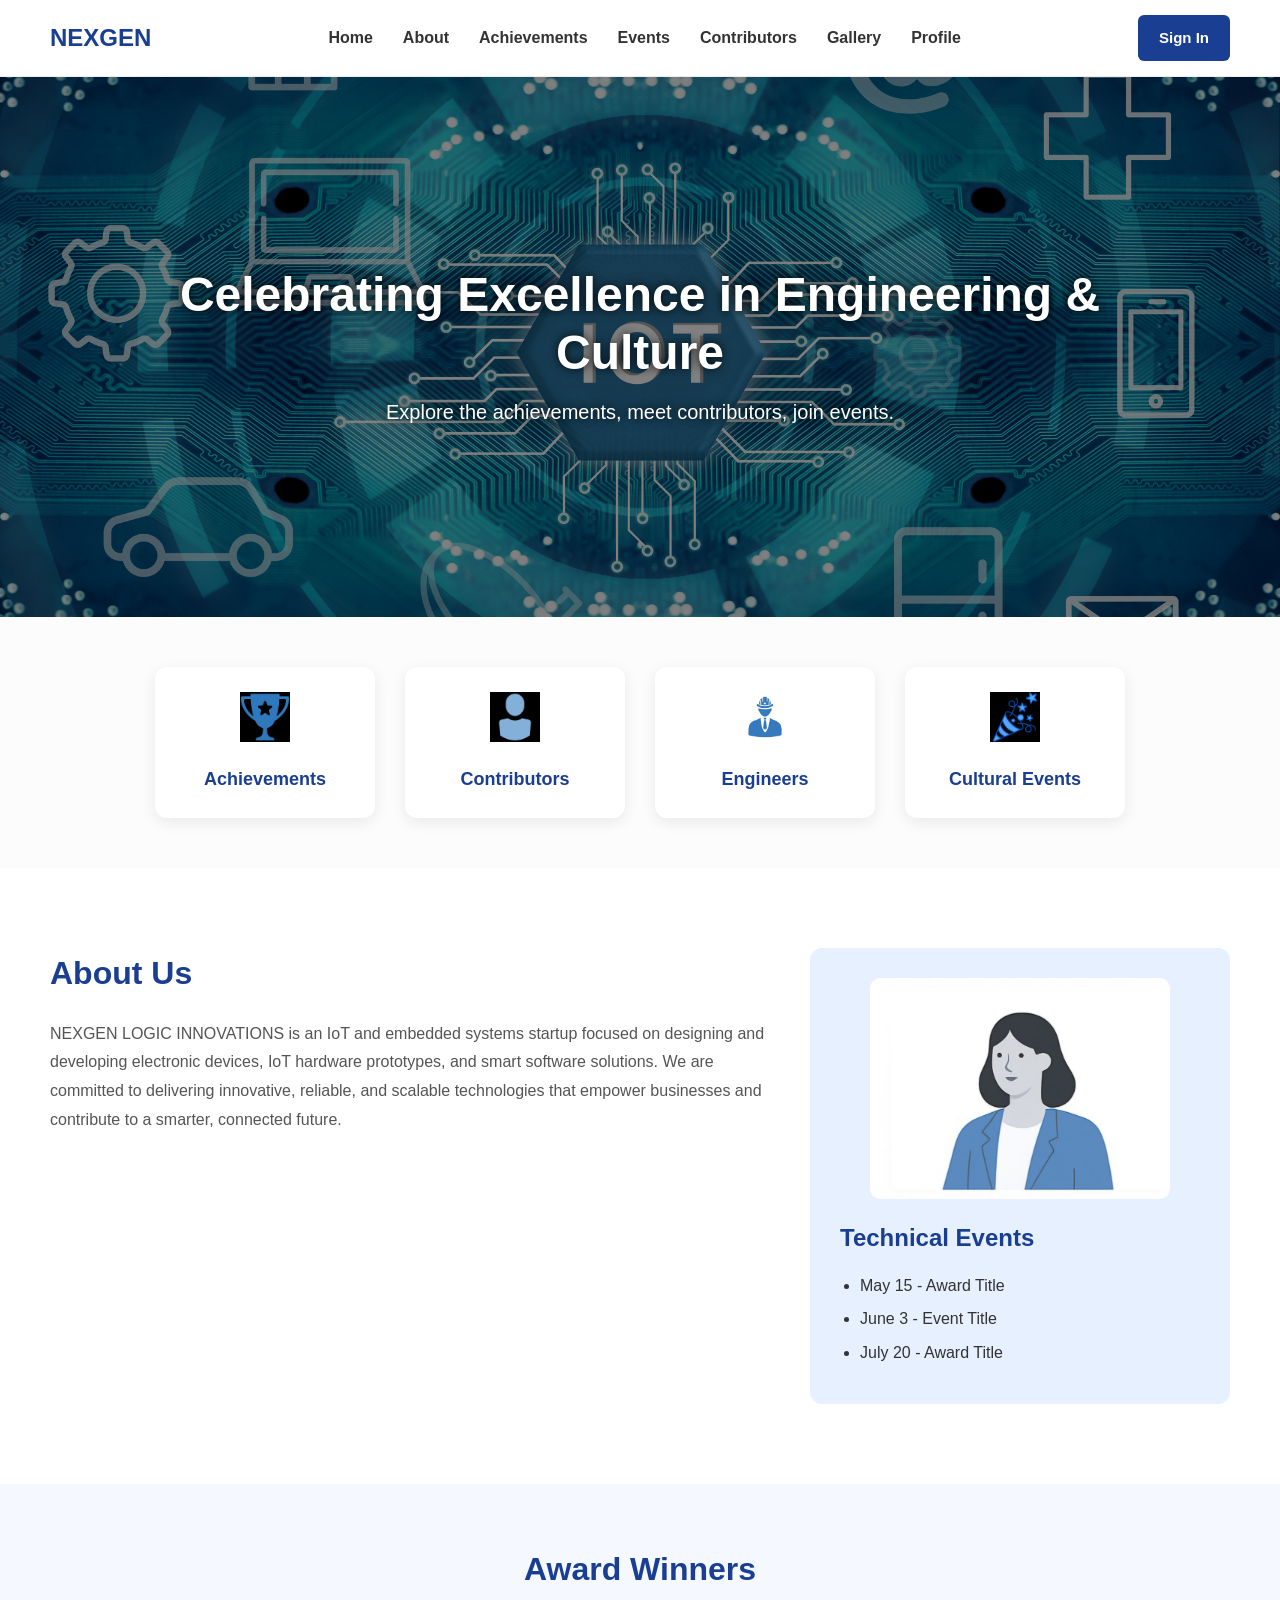
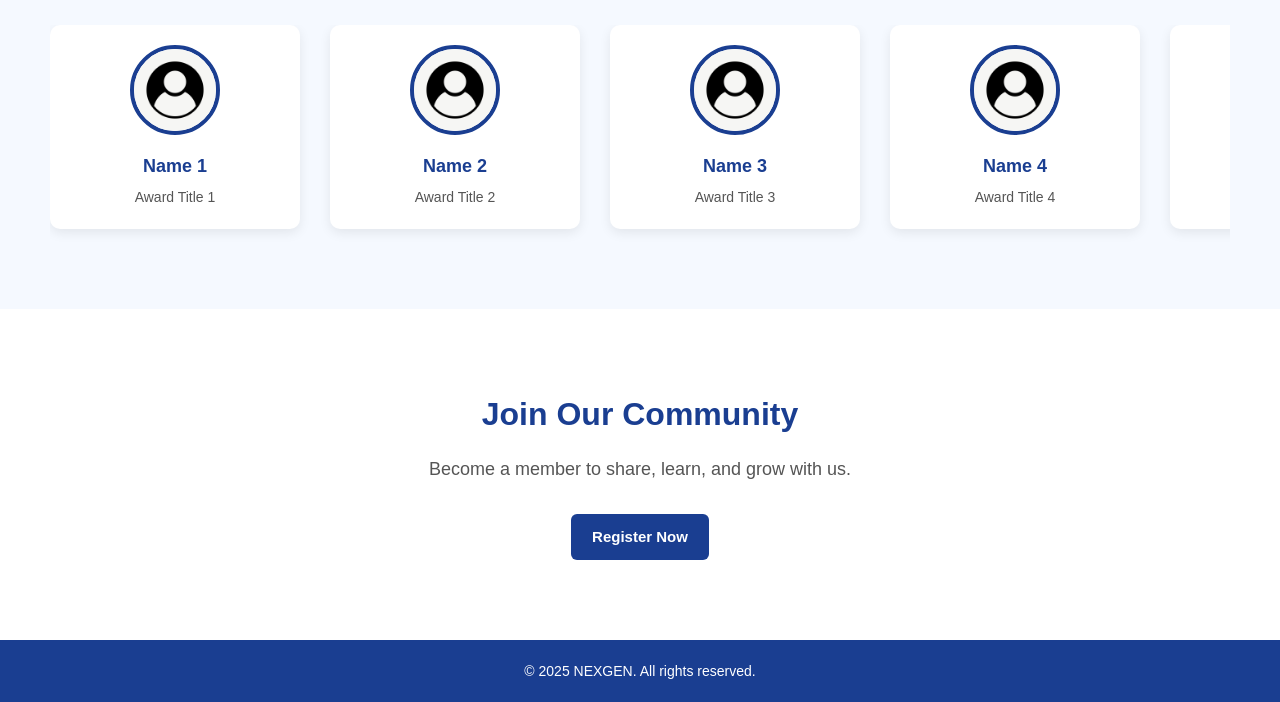
<file: project/index.html>
<!DOCTYPE html>
<html lang="en">
<head>
  <meta charset="UTF-8">
  <title>NEXGEN - Home</title>
  <link rel="stylesheet" href="style.css">
</head>
<body>
  <nav class="navbar">
    <div class="logo">NEXGEN</div>
    <ul class="nav-links">
      <li><a href="index.html">Home</a></li>
      <li><a href="about.html">About</a></li>
      <li><a href="achievements.html">Achievements</a></li>
      <li><a href="events.html">Events</a></li>
      <li><a href="contributors.html">Contributors</a></li>
      <li><a href="gallery.html">Gallery</a></li>
      <li><a href="profile.html">Profile</a></li>
    </ul>
    <a href="login.html" class="btn signin-btn">Sign In</a>
  </nav>

  <section class="hero full-slider-bg">
    
    <div class="slider-container">
      <div class="slider">
        <img src="1.jpg" alt="Engineering Slide 1">
        <img src="2.png" alt="Culture Slide 2">
        <img src="3.jpeg" alt="Events Slide 3">
      </div>
    </div>

    <div class="hero-content">
      <h1>Celebrating Excellence in Engineering & Culture</h1>
      <p>Explore the achievements, meet contributors, join events.</p>
      </div>
  </section>

  <section class="features">
    <div class="feature-card">
      <img src="achievements.jpg" alt="Achievements">
      <h3>Achievements</h3>
    </div>
    <div class="feature-card">
      <img src="contributors.jpg" alt="Contributors">
      <h3>Contributors</h3>
    </div>
    <div class="feature-card">
      <img src="engineers.jpg" alt="Engineers">
      <h3>Engineers</h3>
    </div>
    <div class="feature-card">
      <img src="culturalevents.jpg" alt="Cultural Events">
      <h3>Cultural Events</h3>
    </div>
  </section>

  <section class="about">
    <div class="about-left">
      <h2>About Us</h2>
      <p>NEXGEN LOGIC INNOVATIONS is an IoT and embedded systems startup focused on designing and developing electronic devices, IoT hardware prototypes, and smart software solutions. We are committed to delivering innovative, reliable, and scalable technologies that empower businesses and contribute to a smarter, connected future.</p>
    </div>
    <div class="about-right">
      <img src="lady.jpg" alt="Illustration">
      <h3>Technical Events</h3>
      <ul>
        <li>May 15 - Award Title</li>
        <li>June 3 - Event Title</li>
        <li>July 20 - Award Title</li>
      </ul>
    </div>
  </section>

  <section class="awards">
    <h2>Award Winners</h2>
    
    <div class="award-slider-container">
      <div class="award-slider">
        
        <div class="award-card">
          <img src="alice.jpg" alt="Award Winner Photo" class="winner-photo">
          <div class="winner-details">
            <h3>Name 1</h3>
            <span>Award Title 1</span>
          </div>
        </div>
        
        <div class="award-card">
          <img src="alice.jpg" alt="Award Winner Photo" class="winner-photo">
          <div class="winner-details">
            <h3>Name 2</h3>
            <span>Award Title 2</span>
          </div>
        </div>
        
        <div class="award-card">
          <img src="alice.jpg" alt="Award Winner Photo" class="winner-photo">
          <div class="winner-details">
            <h3>Name 3</h3>
            <span>Award Title 3</span>
          </div>
        </div>

        <div class="award-card">
          <img src="alice.jpg" alt="Award Winner Photo" class="winner-photo">
          <div class="winner-details">
            <h3>Name 4</h3>
            <span>Award Title 4</span>
          </div>
        </div>
        
        <div class="award-card">
          <img src="alice.jpg" alt="Award Winner Photo" class="winner-photo">
          <div class="winner-details">
            <h3>Name 5</h3>
            <span>Award Title 5</span>
          </div>
        </div>
        
      </div>
    </div>
  </section>

  <section class="join">
    <h2>Join Our Community</h2>
    <p>Become a member to share, learn, and grow with us.</p>
    <a href="register.html" class="btn primary">Register Now</a>
  </section>

  <footer class="footer">
    <p>&copy; 2025 NEXGEN. All rights reserved.</p>
    </footer>
<script src="script.js"></script>

</body>
</html>
</file>
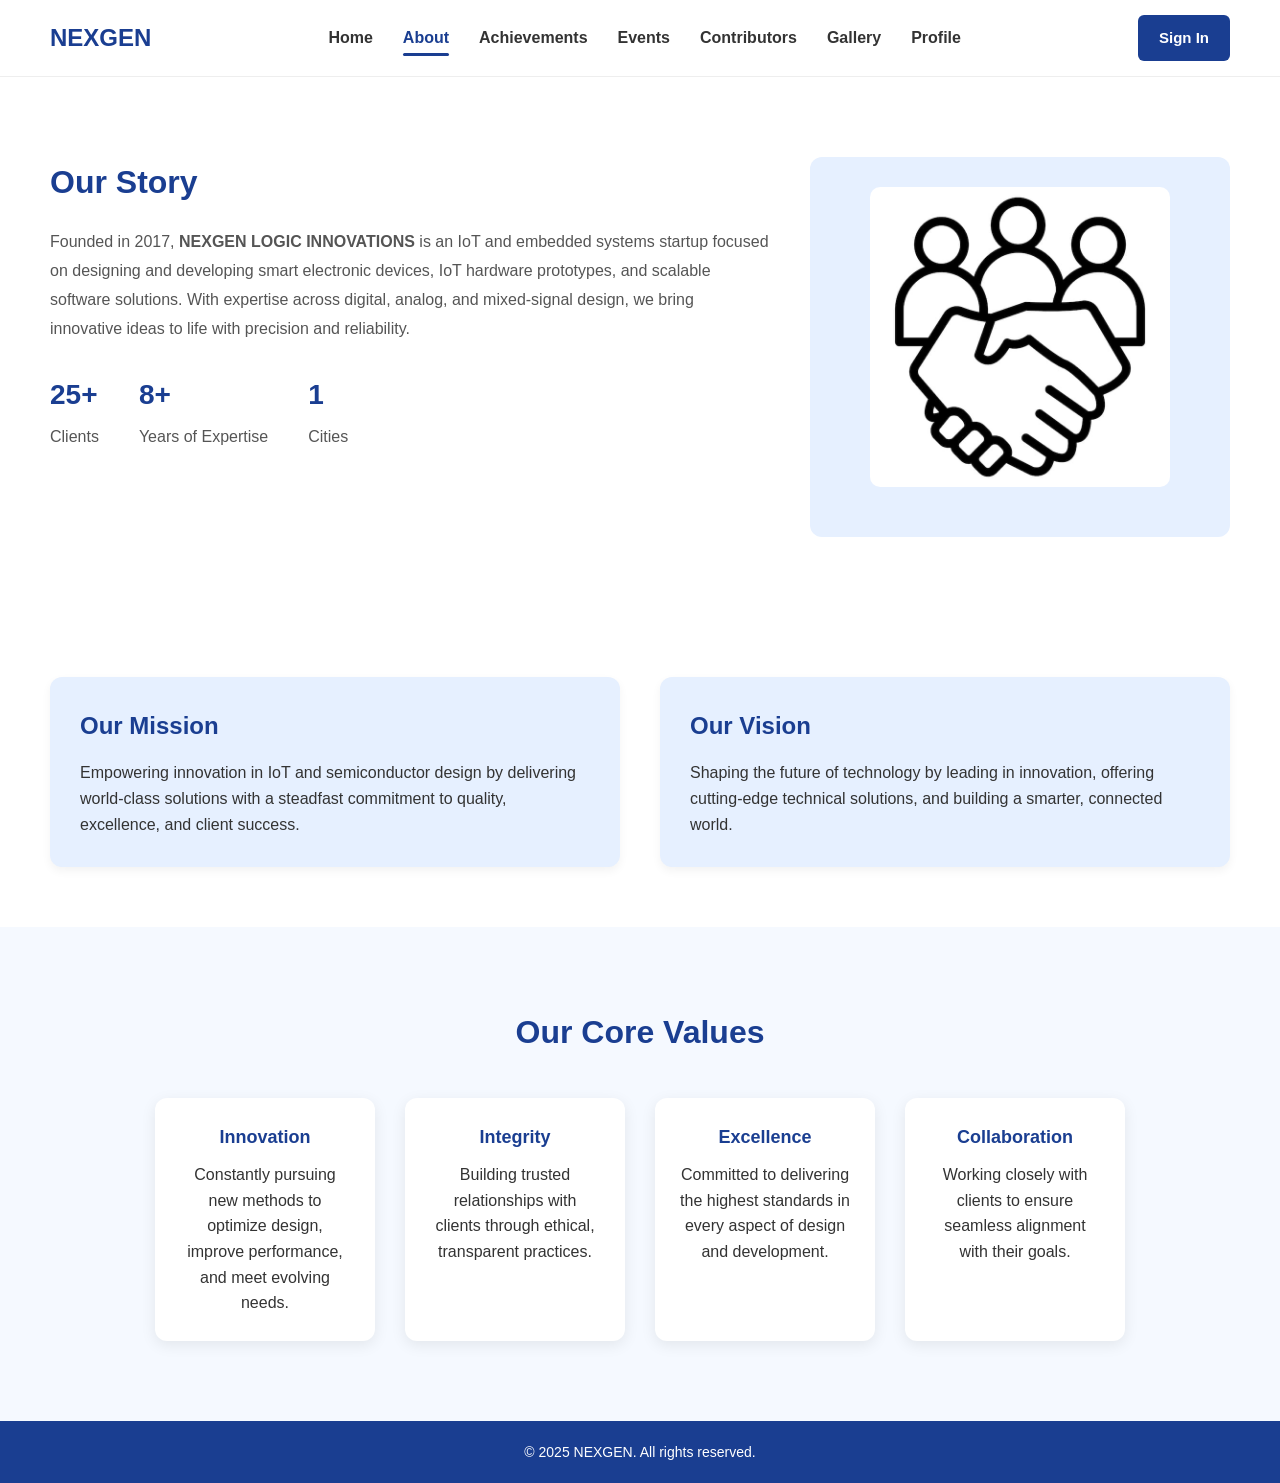
<file: project/about.html>
<!DOCTYPE html>
<html lang="en">
<head>
  <meta charset="UTF-8">
  <title>About - NEXGEN</title>
  <link rel="stylesheet" href="style.css">
</head>
<body>
  <!-- Navbar -->
  <nav class="navbar">
    <div class="logo">NEXGEN</div>
    <ul class="nav-links">
      <li><a href="index.html">Home</a></li>
      <li><a href="about.html" class="active">About</a></li>
      <li><a href="achievements.html">Achievements</a></li>
      <li><a href="events.html">Events</a></li>
      <li><a href="contributors.html">Contributors</a></li>
      <li><a href="gallery.html">Gallery</a></li>
      <li><a href="profile.html">Profile</a></li>
    </ul>
    <a href="login.html" class="btn signin-btn">Sign In</a>
  </nav>

  <!-- About Us -->
  <section class="about">
    <div class="about-left">
      <h2>Our Story</h2>
      <p>
        Founded in 2017, <strong>NEXGEN LOGIC INNOVATIONS</strong> is an IoT and embedded systems startup
        focused on designing and developing smart electronic devices, IoT hardware prototypes, and
        scalable software solutions. With expertise across digital, analog, and mixed-signal design,
        we bring innovative ideas to life with precision and reliability.
      </p>
      <div class="figures">
        <div><h3>25+</h3><p>Clients</p></div>
        <div><h3>8+</h3><p>Years of Expertise</p></div>
        <div><h3>1</h3><p>Cities</p></div>
      </div>
    </div>
    <div class="about-right">
      <img src="teamwork.jpg">
    </div>
  </section>

  <!-- Mission & Vision -->
  <section class="mission-vision">
    <div class="mission">
      <h3>Our Mission</h3>
      <p>
        Empowering innovation in IoT and semiconductor design by delivering world-class solutions
        with a steadfast commitment to quality, excellence, and client success.
      </p>
    </div>
    <div class="vision">
      <h3>Our Vision</h3>
      <p>
        Shaping the future of technology by leading in innovation, offering cutting-edge
        technical solutions, and building a smarter, connected world.
      </p>
    </div>
  </section>

  <!-- Core Values -->
  <section class="core-values">
    <h2>Our Core Values</h2>
    <div class="values-grid">
      <div class="value-card">
        <h4>Innovation</h4>
        <p>Constantly pursuing new methods to optimize design, improve performance, and meet evolving needs.</p>
      </div>
      <div class="value-card">
        <h4>Integrity</h4>
        <p>Building trusted relationships with clients through ethical, transparent practices.</p>
      </div>
      <div class="value-card">
        <h4>Excellence</h4>
        <p>Committed to delivering the highest standards in every aspect of design and development.</p>
      </div>
      <div class="value-card">
        <h4>Collaboration</h4>
        <p>Working closely with clients to ensure seamless alignment with their goals.</p>
      </div>
    </div>
  </section>
  <footer class="footer">
    <p>&copy; 2025 NEXGEN. All rights reserved.</p>
    </footer>
    <script src="script.js"></script>

</body>
</html>
</file>
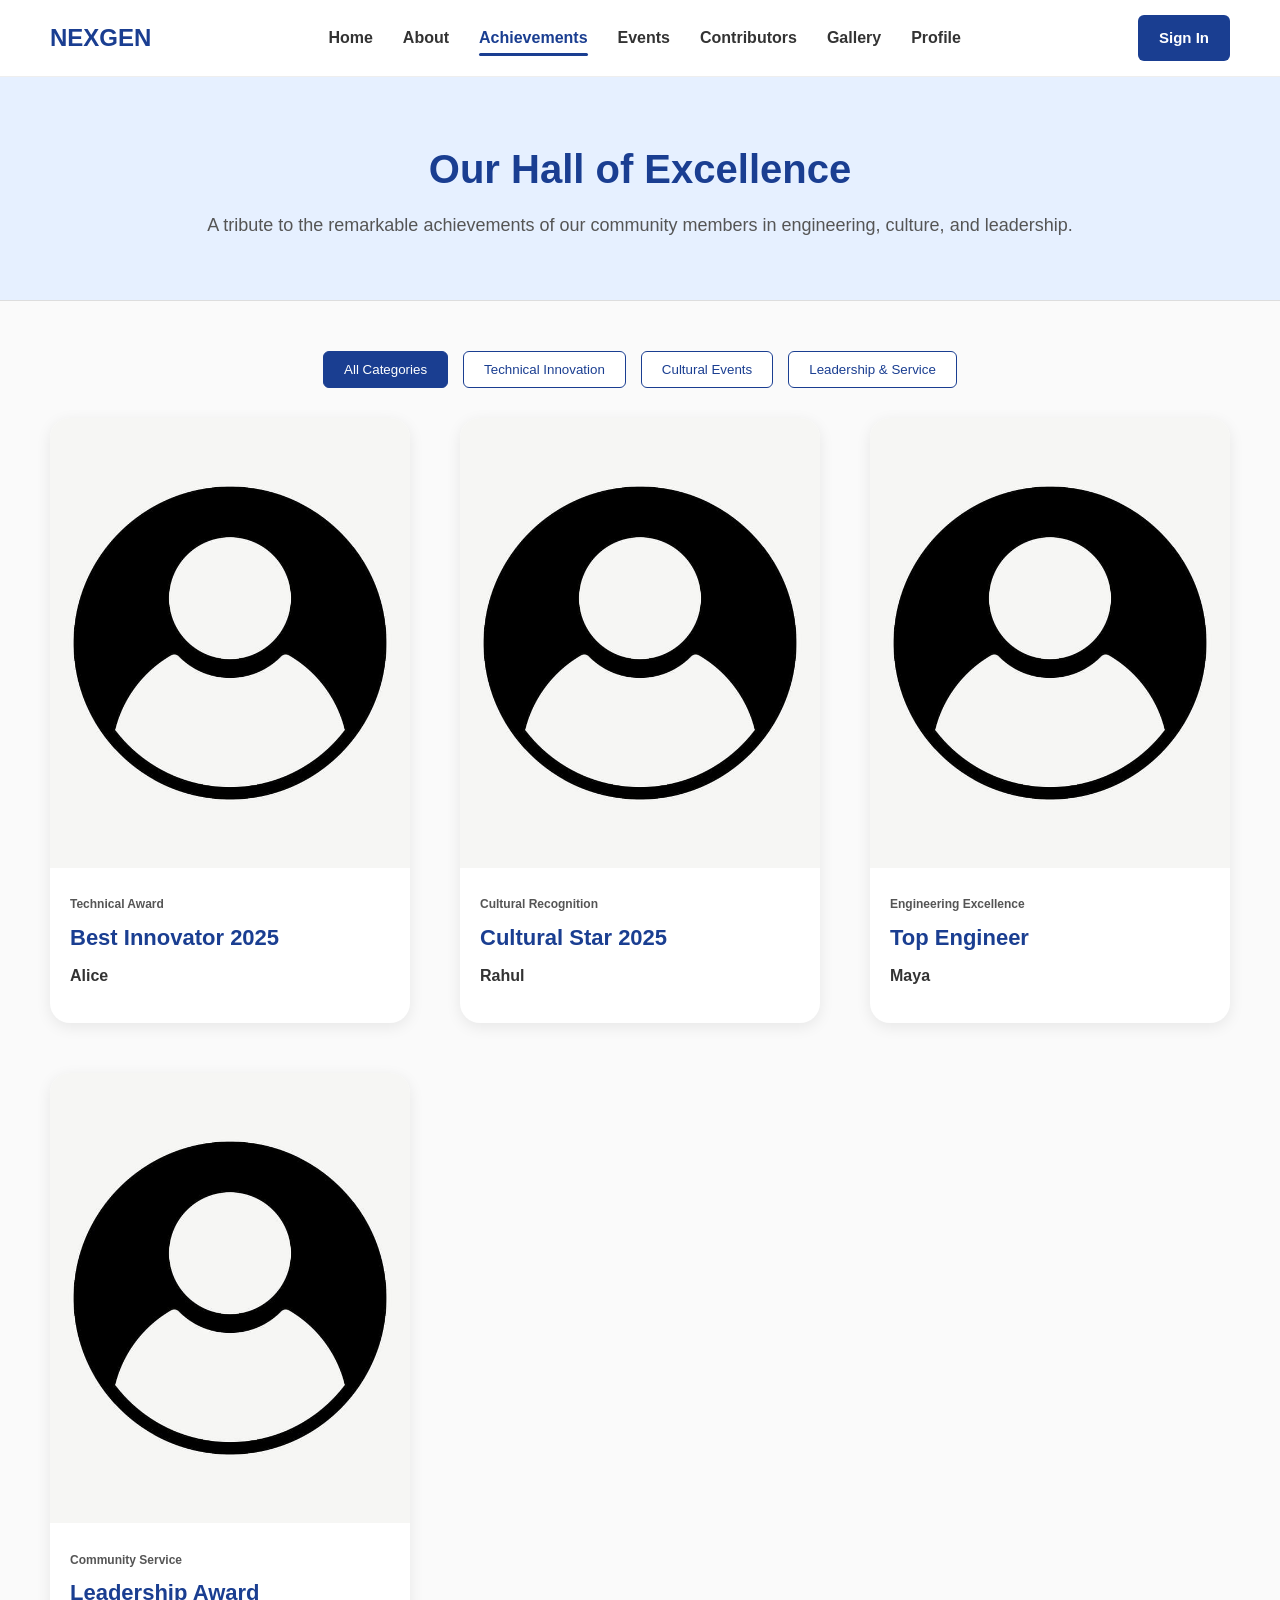
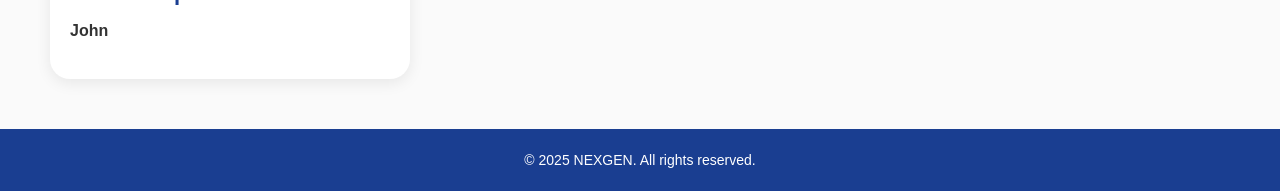
<file: project/achievements.html>
<!DOCTYPE html>
<html lang="en">
<head>
  <meta charset="UTF-8">
  <title>Achievements - NEXGEN</title>
  <link rel="stylesheet" href="style.css">
</head>
<body>
  <nav class="navbar">
    <div class="logo">NEXGEN</div>
    <ul class="nav-links">
      <li><a href="index.html">Home</a></li>
      <li><a href="about.html">About</a></li>
      <li><a href="achievements.html" class="active">Achievements</a></li>
      <li><a href="events.html">Events</a></li>
      <li><a href="contributors.html">Contributors</a></li>
      <li><a href="gallery.html">Gallery</a></li>
      <li><a href="profile.html">Profile</a></li>
    </ul>
    <a href="login.html" class="btn signin-btn">Sign In</a>
  </nav>

  <header class="achievements-header">
    <h1>Our Hall of Excellence</h1>
    <p>A tribute to the remarkable achievements of our community members in engineering, culture, and leadership.</p>
  </header>

  <section class="page-content">
    
    <div class="filter-bar">
      <button class="filter-btn active-filter" data-category="all">All Categories</button>
      <button class="filter-btn" data-category="technical">Technical Innovation</button>
      <button class="filter-btn" data-category="cultural">Cultural Events</button>
      <button class="filter-btn" data-category="leadership">Leadership & Service</button>
    </div>

    <div class="achievement-grid">
      
      <div class="achievement-card" data-category="technical">
        <div class="card-photo">
          <img src="alice.jpg" alt="Alice">
        </div>
        <div class="card-details">
          <span class="award-type">Technical Award</span>
          <h2>Best Innovator 2025</h2>
          <p class="winner-name">Alice</p>
          </div>
      </div>
      
      <div class="achievement-card" data-category="cultural">
        <div class="card-photo">
          <img src="alice.jpg" alt="Rahul">
        </div>
        <div class="card-details">
          <span class="award-type">Cultural Recognition</span>
          <h2>Cultural Star 2025</h2>
          <p class="winner-name">Rahul</p>
          </div>
      </div>
      
      <div class="achievement-card" data-category="technical">
        <div class="card-photo">
          <img src="alice.jpg" alt="Maya">
        </div>
        <div class="card-details">
          <span class="award-type">Engineering Excellence</span>
          <h2>Top Engineer</h2>
          <p class="winner-name">Maya</p>
          </div>
      </div>
      
      <div class="achievement-card" data-category="leadership">
        <div class="card-photo">
          <img src="alice.jpg" alt="John">
        </div>
        <div class="card-details">
          <span class="award-type">Community Service</span>
          <h2>Leadership Award</h2>
          <p class="winner-name">John</p>
          </div>
      </div>
      
      </div>
  </section>

  <footer class="footer">
    <p>&copy; 2025 NEXGEN. All rights reserved.</p>
  </footer>

  <script src="script.js"></script>
</body>
</html>
</file>
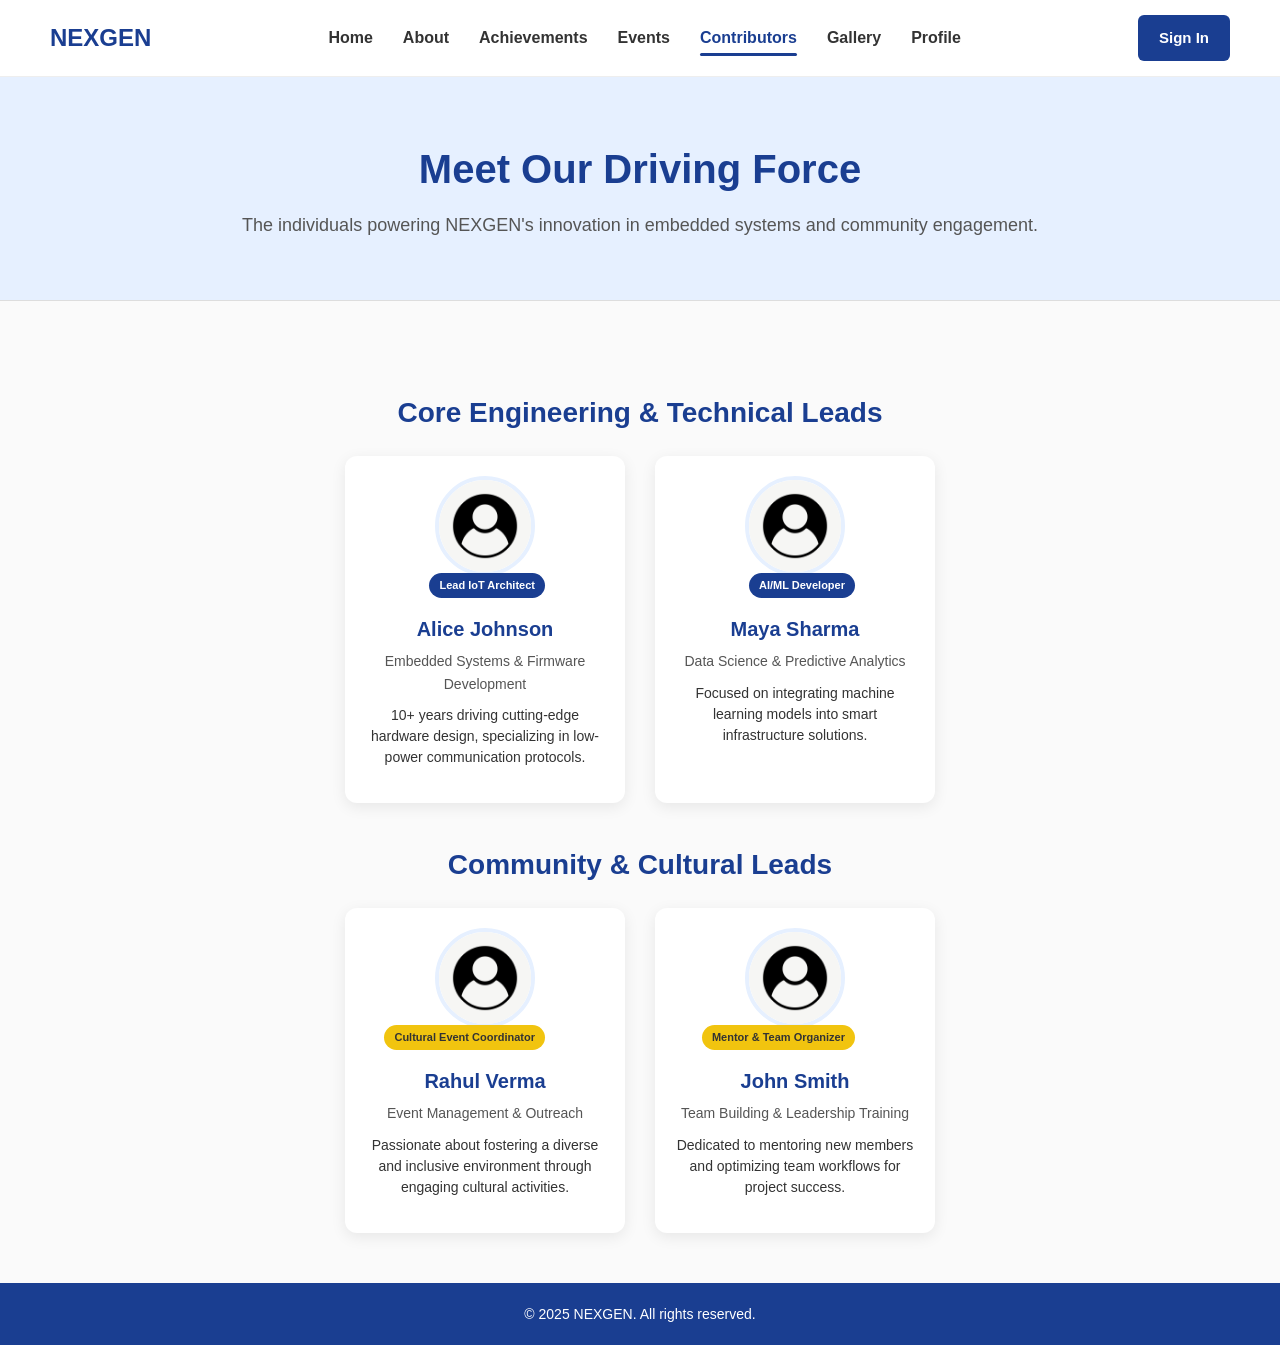
<file: project/contributors.html>
<!DOCTYPE html>
<html lang="en">
<head>
  <meta charset="UTF-8">
  <title>Contributors - NEXGEN</title>
  <link rel="stylesheet" href="style.css">
</head>
<body>
  <!-- Navbar (Consistent) -->
  <nav class="navbar">
    <div class="logo">NEXGEN</div>
    <ul class="nav-links">
      <li><a href="index.html">Home</a></li>
      <li><a href="about.html">About</a></li>
      <li><a href="achievements.html">Achievements</a></li>
      <li><a href="events.html">Events</a></li>
      <li><a href="contributors.html" class="active">Contributors</a></li>
      <li><a href="gallery.html">Gallery</a></li>
      <li><a href="profile.html">Profile</a></li>
    </ul>
    <a href="login.html" class="btn signin-btn">Sign In</a>
  </nav>

  <!-- Contributors Header/Hero -->
  <header class="contributors-header">
    <h1>Meet Our Driving Force</h1>
    <p>The individuals powering NEXGEN's innovation in embedded systems and community engagement.</p>
  </header>

  <section class="page-content contributors-section">
    
    <!-- 1. CORE ENGINEERING TEAM Section -->
    <h2 class="section-title">Core Engineering & Technical Leads</h2>
    <div class="profile-grid">
      
      <!-- Profile Card 1: Alice -->
      <div class="profile-card technical">
        <div class="profile-photo-container">
          <img src="alice.jpg" alt="Alice Profile Photo" class="profile-photo">
          <span class="role-badge primary-role">Lead IoT Architect</span>
        </div>
        <div class="profile-details">
          <h3>Alice Johnson</h3>
          <p class="expertise">Embedded Systems & Firmware Development</p>
          <p class="bio">10+ years driving cutting-edge hardware design, specializing in low-power communication protocols.</p>
          
        </div>
      </div>
      
      <!-- Profile Card 2: Maya -->
      <div class="profile-card technical">
        <div class="profile-photo-container">
          <img src="alice.jpg" alt="Maya Profile Photo" class="profile-photo">
          <span class="role-badge primary-role">AI/ML Developer</span>
        </div>
        <div class="profile-details">
          <h3>Maya Sharma</h3>
          <p class="expertise">Data Science & Predictive Analytics</p>
          <p class="bio">Focused on integrating machine learning models into smart infrastructure solutions.</p>
          
        </div>
      </div>
      
      <!-- Add more technical profiles here -->

    </div>
    
    <!-- 2. COMMUNITY & CULTURAL LEADS Section -->
    <h2 class="section-title cultural-section-title">Community & Cultural Leads</h2>
    <div class="profile-grid">
      
      <!-- Profile Card 3: Rahul -->
      <div class="profile-card cultural">
        <div class="profile-photo-container">
          <img src="alice.jpg" alt="Rahul Profile Photo" class="profile-photo">
          <span class="role-badge secondary-role">Cultural Event Coordinator</span>
        </div>
        <div class="profile-details">
          <h3>Rahul Verma</h3>
          <p class="expertise">Event Management & Outreach</p>
          <p class="bio">Passionate about fostering a diverse and inclusive environment through engaging cultural activities.</p>
          
        </div>
      </div>

      <!-- Profile Card 4: John -->
      <div class="profile-card cultural">
        <div class="profile-photo-container">
          <img src="alice.jpg" alt="John Profile Photo" class="profile-photo">
          <span class="role-badge secondary-role">Mentor & Team Organizer</span>
        </div>
        <div class="profile-details">
          <h3>John Smith</h3>
          <p class="expertise">Team Building & Leadership Training</p>
          <p class="bio">Dedicated to mentoring new members and optimizing team workflows for project success.</p>
         
        </div>
      </div>
      
    </div>
    
  </section>

  <!-- Footer (Persistent) -->
  <footer class="footer">
    <p>&copy; 2025 NEXGEN. All rights reserved.</p>
  </footer>
  <script src="script.js"></script>

</body>
</html>
</file>
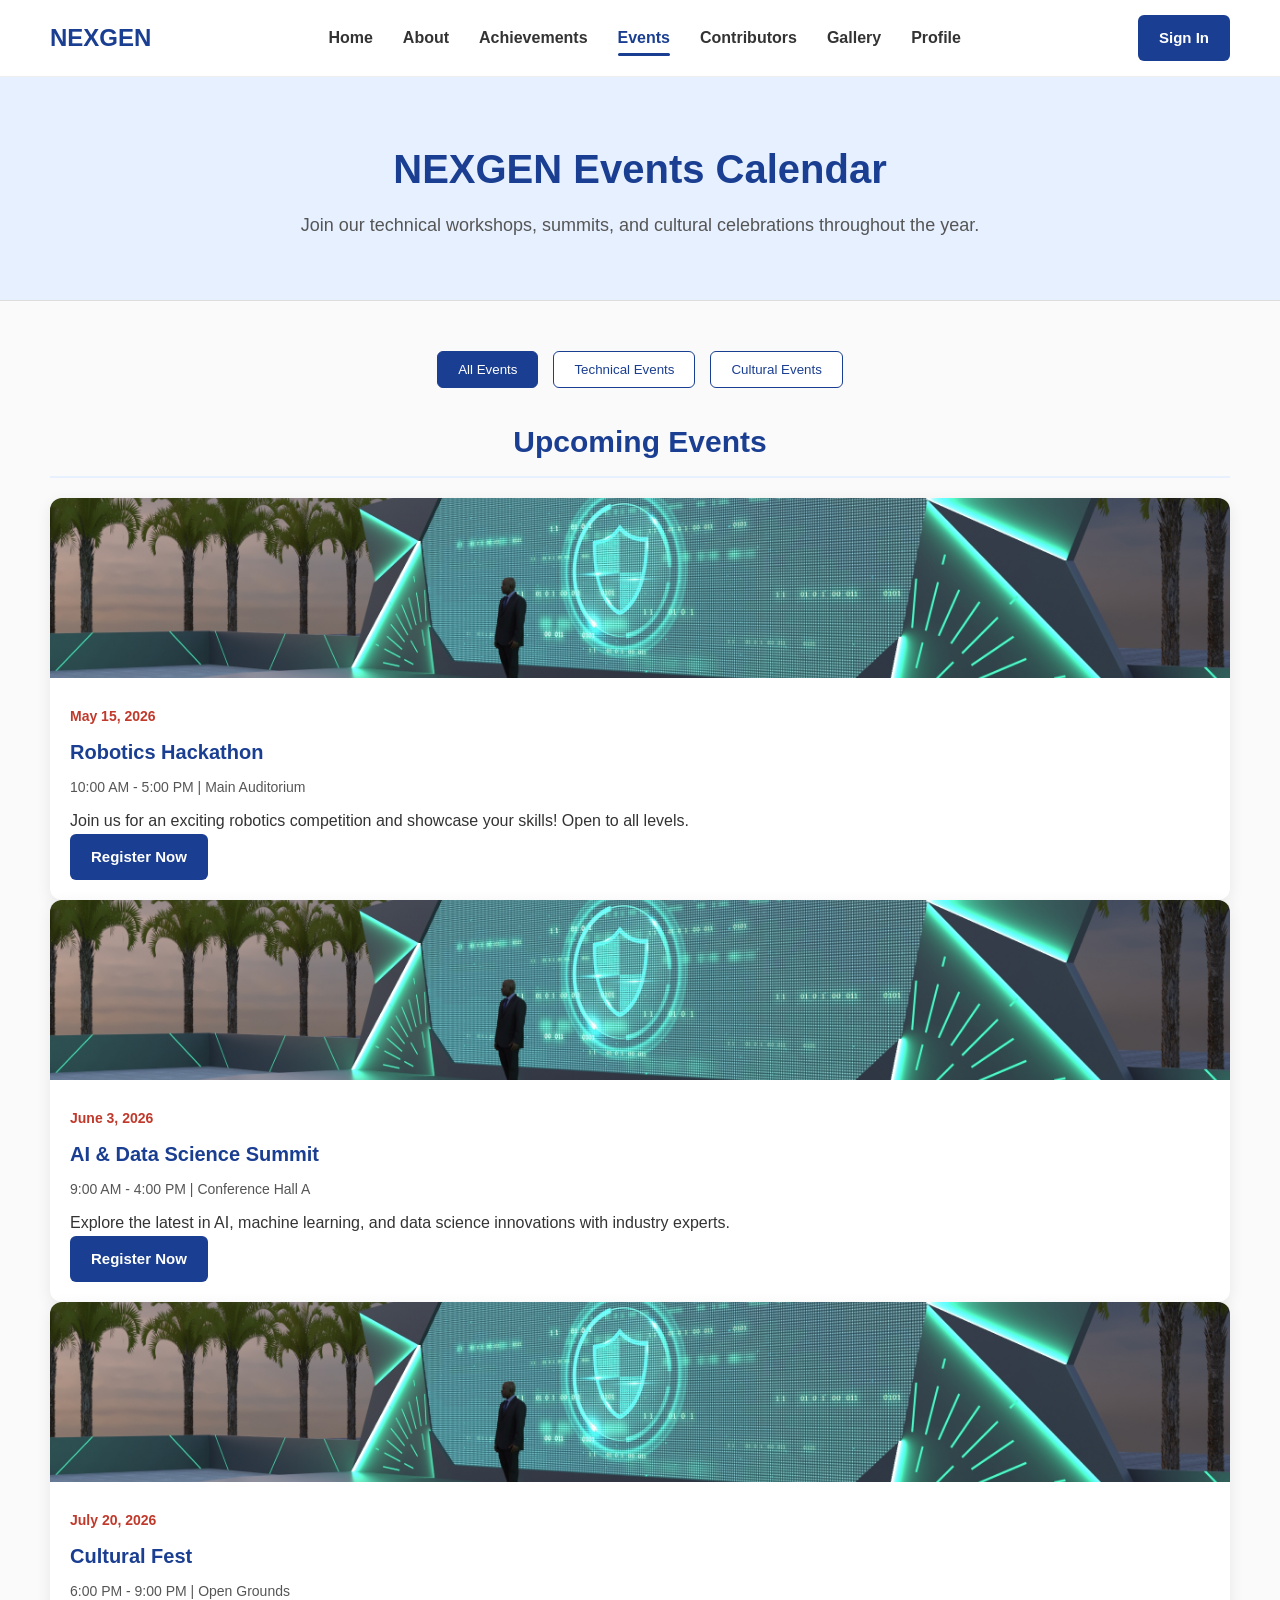
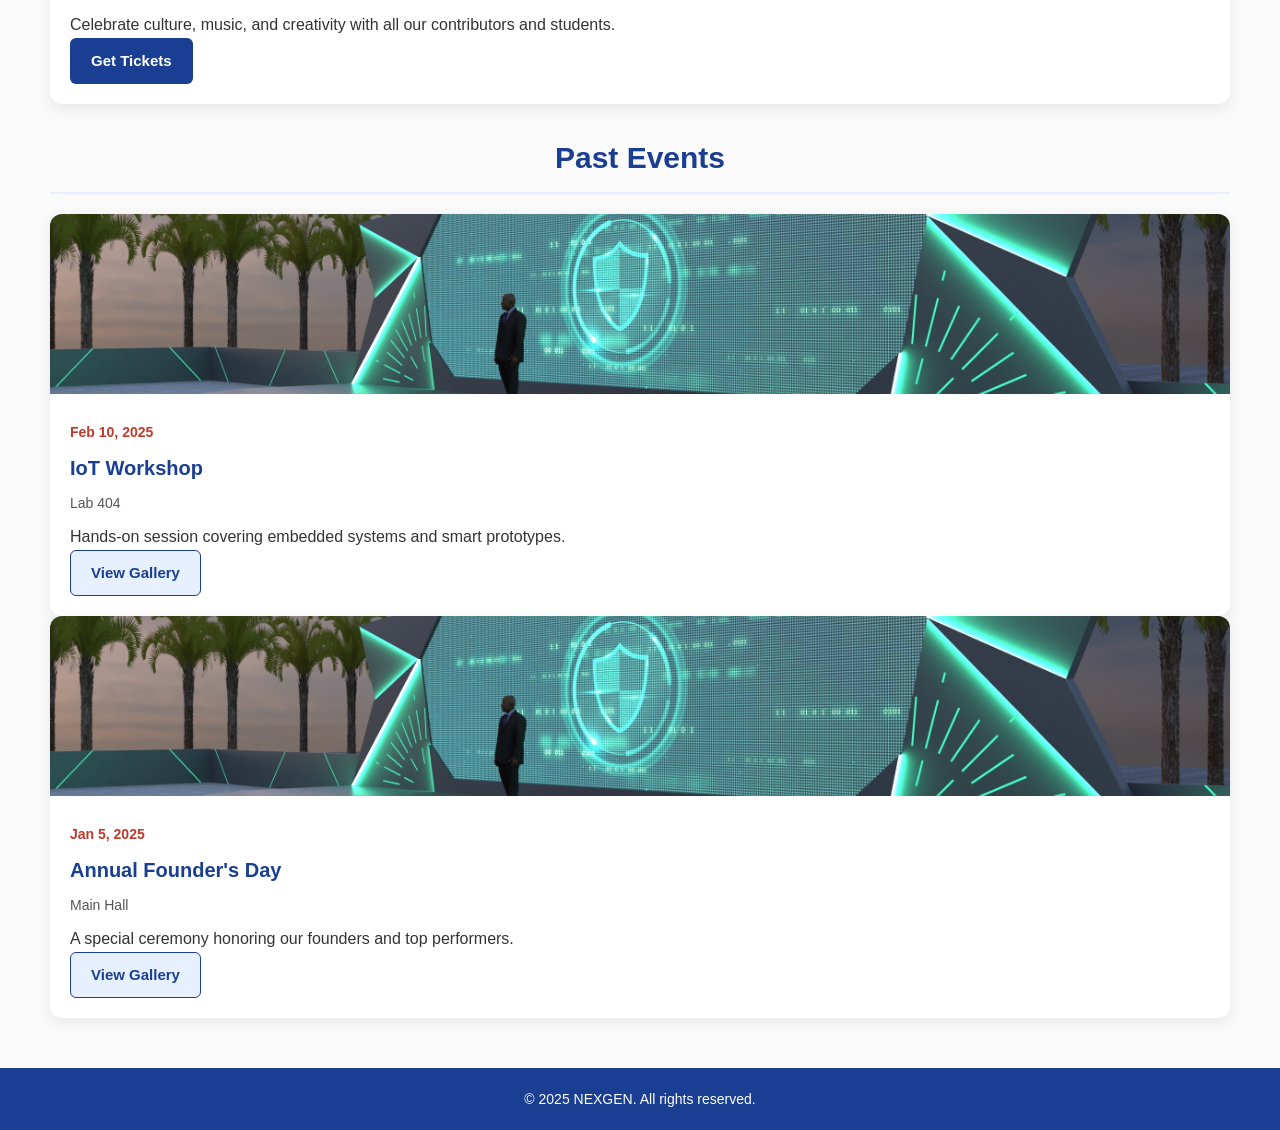
<file: project/events.html>
<!DOCTYPE html>
<html lang="en">
<head>
  <meta charset="UTF-8">
  <title>Events - NEXGEN</title>
  <link rel="stylesheet" href="style.css">
</head>
<body>
  <nav class="navbar">
    <div class="logo">NEXGEN</div>
    <ul class="nav-links">
      <li><a href="index.html">Home</a></li>
      <li><a href="about.html">About</a></li>
      <li><a href="achievements.html">Achievements</a></li>
      <li><a href="events.html" class="active">Events</a></li>
      <li><a href="contributors.html">Contributors</a></li>
      <li><a href="gallery.html">Gallery</a></li>
      <li><a href="profile.html">Profile</a></li>
    </ul>
    <a href="login.html" class="btn signin-btn">Sign In</a>
  </nav>

  <header class="events-header">
    <h1>NEXGEN Events Calendar</h1>
    <p>Join our technical workshops, summits, and cultural celebrations throughout the year.</p>
  </header>

  <section class="page-content events-section">
    
    <div class="filter-bar events-filter-bar">
      <button class="filter-btn active-filter">All Events</button>
      <button class="filter-btn">Technical Events</button>
      <button class="filter-btn">Cultural Events</button>
    </div>

    
    <h2 class="section-title">Upcoming Events</h2>
    <div class="event-grid">
      
      <div class="event-card upcoming-event" data-category="technical">
        <img src="events.jpg" alt="Robotics Hackathon" class="event-image">
        <div class="event-info">
          <span class="event-date">May 15, 2026</span>
          <h3>Robotics Hackathon</h3>
          <p class="event-meta">
            <span class="event-time">10:00 AM - 5:00 PM</span> | 
            <span class="event-location">Main Auditorium</span>
          </p>
          <p class="event-description">Join us for an exciting robotics competition and showcase your skills! Open to all levels.</p>
          <a href="register-event.html?id=1" class="btn primary register-event-btn">Register Now</a>
        </div>
      </div>
      
      <div class="event-card upcoming-event" data-category="technical">
        <img src="events.jpg" alt="AI & Data Science Summit" class="event-image">
        <div class="event-info">
          <span class="event-date">June 3, 2026</span>
          <h3>AI & Data Science Summit</h3>
          <p class="event-meta">
            <span class="event-time">9:00 AM - 4:00 PM</span> | 
            <span class="event-location">Conference Hall A</span>
          </p>
          <p class="event-description">Explore the latest in AI, machine learning, and data science innovations with industry experts.</p>
          <a href="register-event.html?id=2" class="btn primary register-event-btn">Register Now</a>
        </div>
      </div>
      
      <div class="event-card upcoming-event" data-category="cultural">
        <img src="events.jpg" alt="Cultural Fest" class="event-image">
        <div class="event-info">
          <span class="event-date">July 20, 2026</span>
          <h3>Cultural Fest</h3>
          <p class="event-meta">
            <span class="event-time">6:00 PM - 9:00 PM</span> | 
            <span class="event-location">Open Grounds</span>
          </p>
          <p class="event-description">Celebrate culture, music, and creativity with all our contributors and students.</p>
          <a href="register-event.html?id=3" class="btn primary register-event-btn">Get Tickets</a>
        </div>
      </div>
      
    </div>
    
    <h2 class="section-title past-events-title">Past Events</h2>
    <div class="event-grid past-events-grid">
      
      <div class="event-card past-event" data-category="technical">
        <img src="events.jpg" alt="Past Event" class="event-image">
        <div class="event-info">
          <span class="event-date">Feb 10, 2025</span>
          <h3>IoT Workshop</h3>
          <p class="event-meta">
            <span class="event-location">Lab 404</span>
          </p>
          <p class="event-description">Hands-on session covering embedded systems and smart prototypes.</p>
          <a href="gallery.html?event=iot" class="btn secondary view-gallery-btn">View Gallery</a>
        </div>
      </div>
      
      <div class="event-card past-event" data-category="cultural">
        <img src="events.jpg" alt="Past Event" class="event-image">
        <div class="event-info">
          <span class="event-date">Jan 5, 2025</span>
          <h3>Annual Founder's Day</h3>
          <p class="event-meta">
            <span class="event-location">Main Hall</span>
          </p>
          <p class="event-description">A special ceremony honoring our founders and top performers.</p>
          <a href="gallery.html?event=founders" class="btn secondary view-gallery-btn">View Gallery</a>
        </div>
      </div>

    </div>
    
  </section>

  <footer class="footer">
    <p>&copy; 2025 NEXGEN. All rights reserved.</p>
  </footer>
  <script src="script.js"></script>

</body>
</html>
</file>
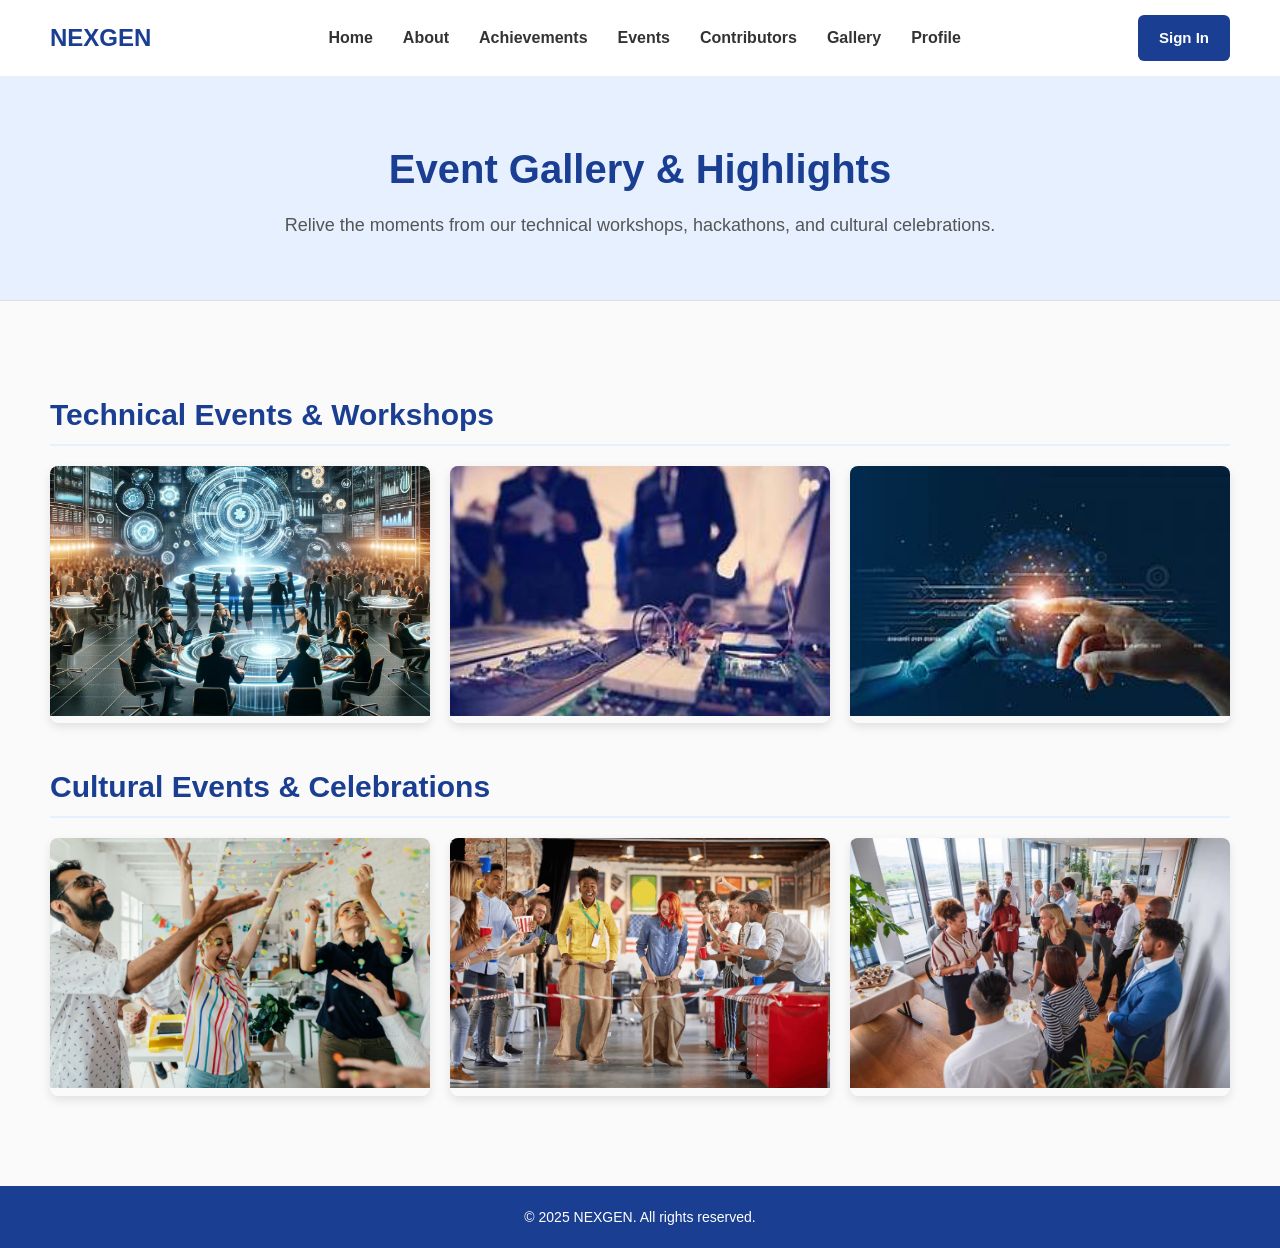
<file: project/gallery.html>
<!DOCTYPE html>
<html lang="en">
<head>
  <meta charset="UTF-8">
  <title>Gallery - NEXGEN</title>
  <link rel="stylesheet" href="style.css">
  <script src="script.js"></script>
</head>
<body>
  <nav class="navbar">
    <div class="logo">NEXGEN</div>
    <ul class="nav-links">
      <li><a href="index.html">Home</a></li>
      <li><a href="about.html">About</a></li>
      <li><a href="achievements.html">Achievements</a></li>
      <li><a href="events.html">Events</a></li>
      <li><a href="contributors.html">Contributors</a></li>
      <li><a href="gallery.html">Gallery</a></li>
      <li><a href="profile.html">Profile</a></li>
    </ul>
    <a href="login.html" class="btn signin-btn">Sign In</a>
  </nav>

  <header class="gallery-header achievements-header">
    <h1>Event Gallery & Highlights</h1>
    <p>Relive the moments from our technical workshops, hackathons, and cultural celebrations.</p>
  </header>

  <section class="page-content gallery-section">
    
    <h2 class="section-title">Technical Events & Workshops</h2>
    <div class="image-grid technical-grid">
      
      <div class="gallery-card">
        <img src="OIP2.webp" alt="Robotics Hackathon Team" class="gallery-image">
        <div class="image-overlay">
          <span>Robotics Hackathon 2026</span>
        </div>
      </div>
      
      <div class="gallery-card">
        <img src="OIP (1).jpeg" alt="AI Summit Speaker" class="gallery-image">
        <div class="image-overlay">
          <span>AI Summit Keynote</span>
        </div>
      </div>
      
      <div class="gallery-card">
        <img src="OIP.jpeg" alt="Embedded Systems Workshop" class="gallery-image">
        <div class="image-overlay">
          <span>Embedded Workshop</span>
        </div>
      </div>

      </div>

    <h2 class="section-title cultural-section-title">Cultural Events & Celebrations</h2>
    <div class="image-grid cultural-grid">
      
      <div class="gallery-card">
        <img src="office.jpg" alt="Cultural Fest Dance" class="gallery-image">
        <div class="image-overlay">
          <span>Cultural Fest Performance</span>
        </div>
      </div>

      <div class="gallery-card">
        <img src="office-party.png" alt="Founder's Day Dinner" class="gallery-image">
        <div class="image-overlay">
          <span>Founder's Day Gala</span>
        </div>
      </div>

      <div class="gallery-card">
        <img src="gettogether.jpg" alt="Team Outing" class="gallery-image">
        <div class="image-overlay">
          <span>Team Bonding Trip</span>
        </div>
      </div>

      </div>
    
  </section>

  <footer class="footer">
    <p>&copy; 2025 NEXGEN. All rights reserved.</p>
  </footer>
  <script src="script.js"></script>
</body>
</html>
</file>
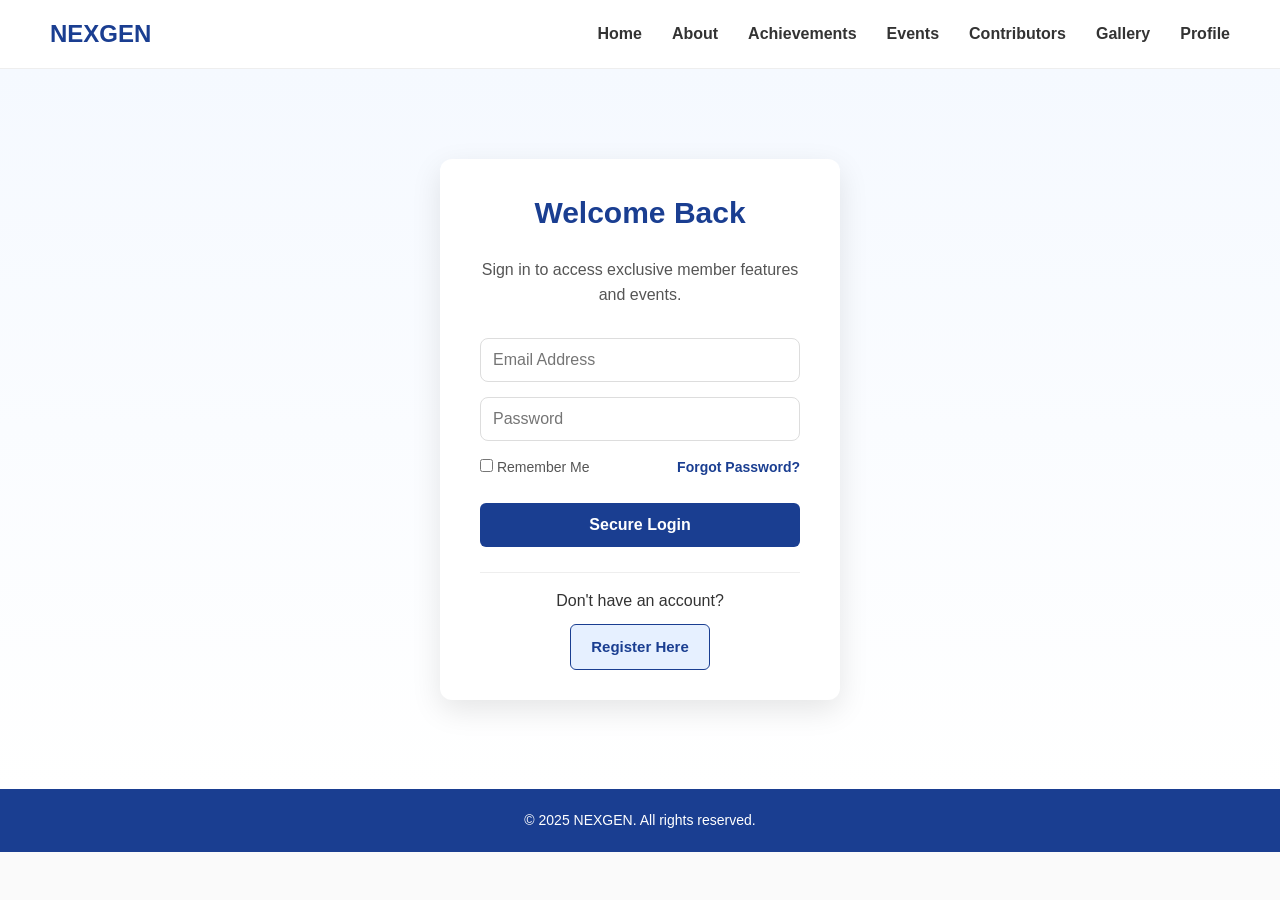
<file: project/login.html>
<!DOCTYPE html>
<html lang="en">
<head>
  <meta charset="UTF-8">
  <title>Login - NEXGEN</title>
  <link rel="stylesheet" href="style.css">
</head>
<body>
  <nav class="navbar">
    <div class="logo">NEXGEN</div>
    <ul class="nav-links">
      <li><a href="index.html">Home</a></li>
      <li><a href="about.html">About</a></li>
      <li><a href="achievements.html">Achievements</a></li>
      <li><a href="events.html">Events</a></li>
      <li><a href="contributors.html">Contributors</a></li>
      <li><a href="gallery.html">Gallery</a></li>
      <li><a href="profile.html">Profile</a></li>
    </ul>
  </nav>

  <section class="login-container">
    <div class="login-card">
      <div class="login-header">
        <h1>Welcome Back</h1>
        <p>Sign in to access exclusive member features and events.</p>
      </div>

      <form onsubmit="handleLogin(event)">
        
        <input type="email" id="loginEmail" placeholder="Email Address" required>
        
        <input type="password" id="loginPassword" placeholder="Password" required>
        
        <div class="login-options">
          <label class="remember-me">
            <input type="checkbox"> Remember Me
          </label>
          <a href="forgot-password.html" class="forgot-link">Forgot Password?</a>
        </div>
        
        <button type="submit" class="btn primary login-btn">Secure Login</button>
      </form>
      
      <div class="register-cta">
        <p>Don't have an account?</p>
        <a href="register.html" class="btn secondary">Register Here</a>
      </div>

    </div>
  </section>

  <script>
    function handleLogin(e) {
      e.preventDefault();

      // Dummy check for demonstration
      const email = document.getElementById('loginEmail').value;
      if (email) {
          // Use a template literal (backticks) so ${email} is interpolated correctly
          alert(`Login attempt for ${email} successful (dummy action).`);
          // Redirect in a real scenario: window.location.href = 'dashboard.html';
      }
    }
  </script>
  
  <footer class="footer">
    <p>&copy; 2025 NEXGEN. All rights reserved.</p>
  </footer>
  <script src="script.js"></script>

</body>
</html>
</file>
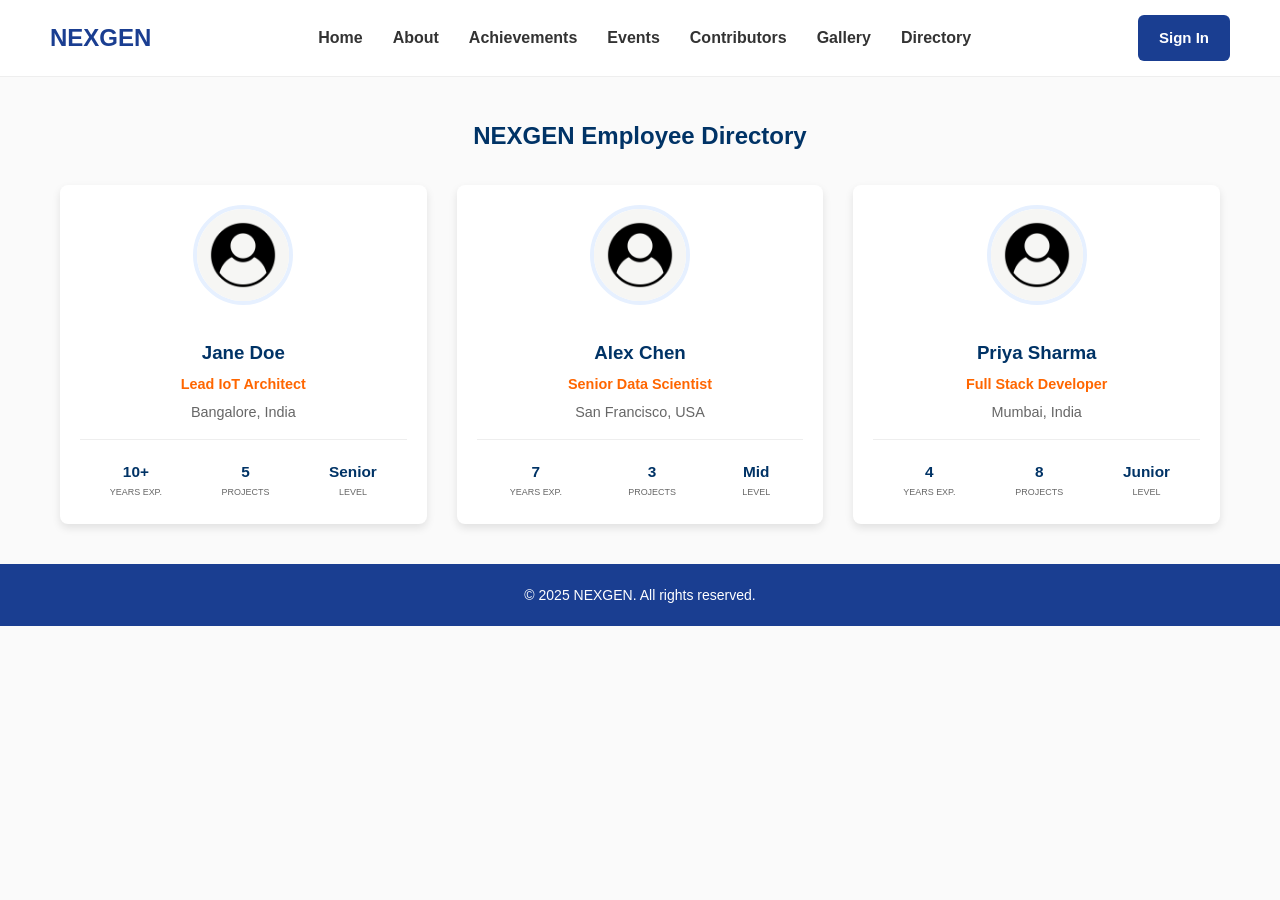
<file: project/profile.html>
<!DOCTYPE html>
<html lang="en">
<head>
  <meta charset="UTF-8">
  <title>Employee Directory - NEXGEN</title>
  <link rel="stylesheet" href="style.css">
</head>
<body>
  <nav class="navbar">
    <div class="logo">NEXGEN</div>
    <ul class="nav-links">
      <li><a href="index.html">Home</a></li>
      <li><a href="about.html">About</a></li>
      <li><a href="achievements.html">Achievements</a></li>
      <li><a href="events.html">Events</a></li>
      <li><a href="contributors.html">Contributors</a></li>
      <li><a href="gallery.html">Gallery</a></li>
      <li><a href="profile.html">Directory</a></li>
    </ul>
    <a href="login.html" class="btn signin-btn">Sign In</a>
  </nav>

  <section class="page-content employee-directory">
    <h2>NEXGEN Employee Directory</h2>
    <div class="directory-grid">
    
      <div class="employee-card">
        <img src="alice.jpg" alt="Jane Doe" class="profile-photo">
        <h3>Jane Doe</h3>
        <p class="designation">Lead IoT Architect</p>
        <p class="location">Bangalore, India</p>
        <div class="stats">
          <div><h4>10+</h4><p>Years Exp.</p></div>
          <div><h4>5</h4><p>Projects</p></div>
          <div><h4>Senior</h4><p>Level</p></div>
        </div>
      </div>
      
      <div class="employee-card">
        <img src="alice.jpg" alt="Alex Chen" class="profile-photo">
        <h3>Alex Chen</h3>
        <p class="designation">Senior Data Scientist</p>
        <p class="location">San Francisco, USA</p>
        <div class="stats">
          <div><h4>7</h4><p>Years Exp.</p></div>
          <div><h4>3</h4><p>Projects</p></div>
          <div><h4>Mid</h4><p>Level</p></div>
        </div>
      </div>

      <div class="employee-card">
        <img src="alice.jpg" alt="Priya Sharma" class="profile-photo">
        <h3>Priya Sharma</h3>
        <p class="designation">Full Stack Developer</p>
        <p class="location">Mumbai, India</p>
        <div class="stats">
          <div><h4>4</h4><p>Years Exp.</p></div>
          <div><h4>8</h4><p>Projects</p></div>
          <div><h4>Junior</h4><p>Level</p></div>
        </div>
      </div>

      </div>
  </section>

 <footer class="footer">
        <p>&copy; 2025 NEXGEN. All rights reserved.</p>
    </footer>
  <script src="script.js"></script>
</body>
</html>
</file>
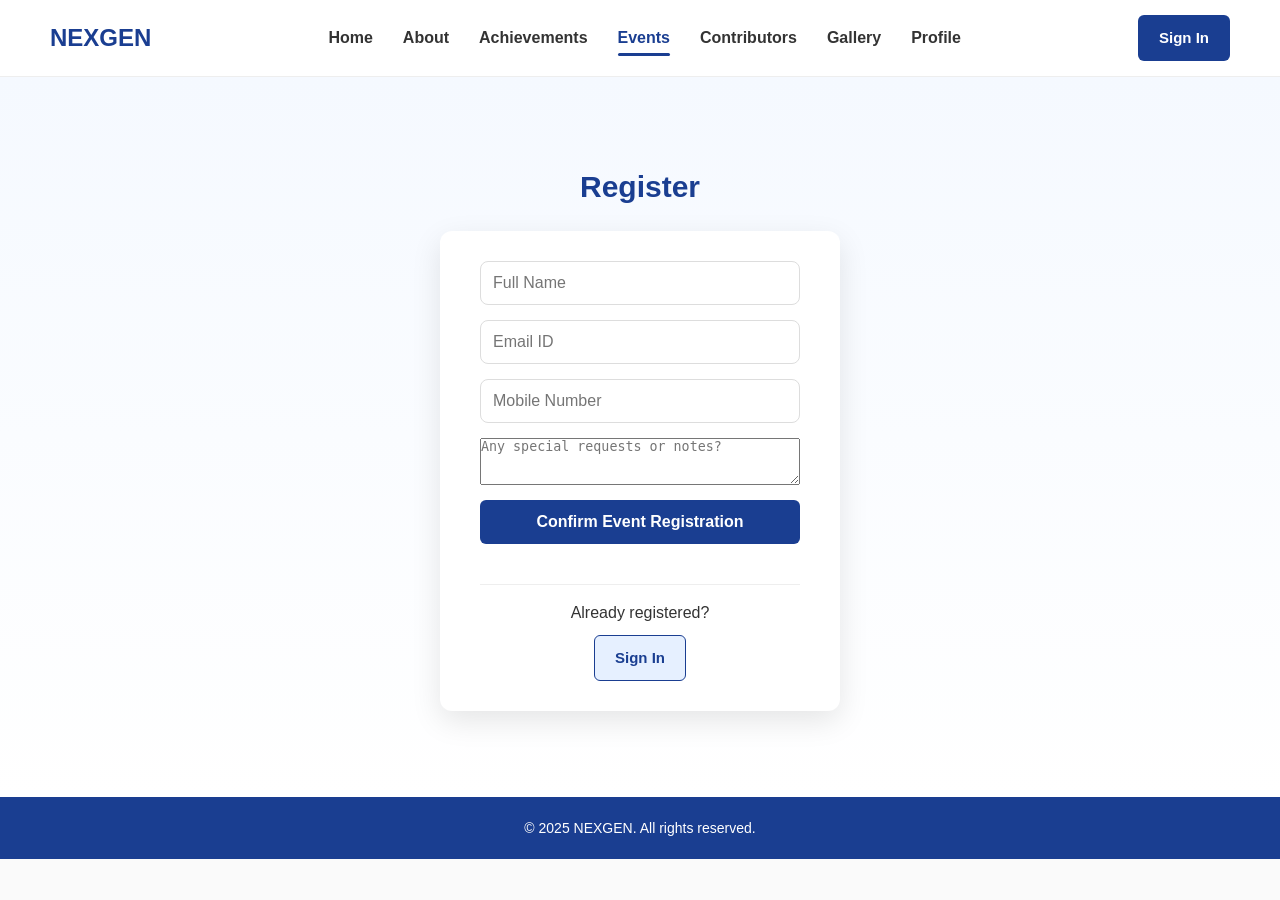
<file: project/register-event.html>
<!DOCTYPE html>
<html lang="en">
<head>
    <meta charset="UTF-8">
    <title>Event Registration - NEXGEN</title>
    <link rel="stylesheet" href="style.css">
</head>
<body>
    <nav class="navbar">
        <div class="logo">NEXGEN</div>
        <ul class="nav-links">
            <li><a href="index.html">Home</a></li>
            <li><a href="about.html">About</a></li>
            <li><a href="achievements.html">Achievements</a></li>
            <li><a href="events.html" class="active">Events</a></li>
            <li><a href="contributors.html">Contributors</a></li>
            <li><a href="gallery.html">Gallery</a></li>
            <li><a href="profile.html">Profile</a></li>
        </ul>
        <a href="login.html" class="btn signin-btn">Sign In</a>
    </nav>

    <section class="form-section">
        <h1 id="event-title">Register </h1> 
        

        <form onsubmit="handleEventRegister(event)">
            
            <input type="hidden" id="event_id" name="event_id" value="1"> 
            
            <input type="text" id="regName" placeholder="Full Name" required>
            <input type="email" id="regEmail" placeholder="Email ID" required>
            <input type="text" id="regMobile" placeholder="Mobile Number" required>
            <textarea id="regMessage" placeholder="Any special requests or notes?" rows="3"></textarea>
            
            <button type="submit" class="btn primary register-btn">Confirm Event Registration</button>
            
            <div class="register-cta">
                <p>Already registered?</p>
                <a href="login.html" class="btn secondary">Sign In</a>
            </div>
        </form>
    </section>

    <footer class="footer">
        <p>&copy; 2025 NEXGEN. All rights reserved.</p>
    </footer>
    
    <script src="script.js"></script>
</body>
</html>
</file>
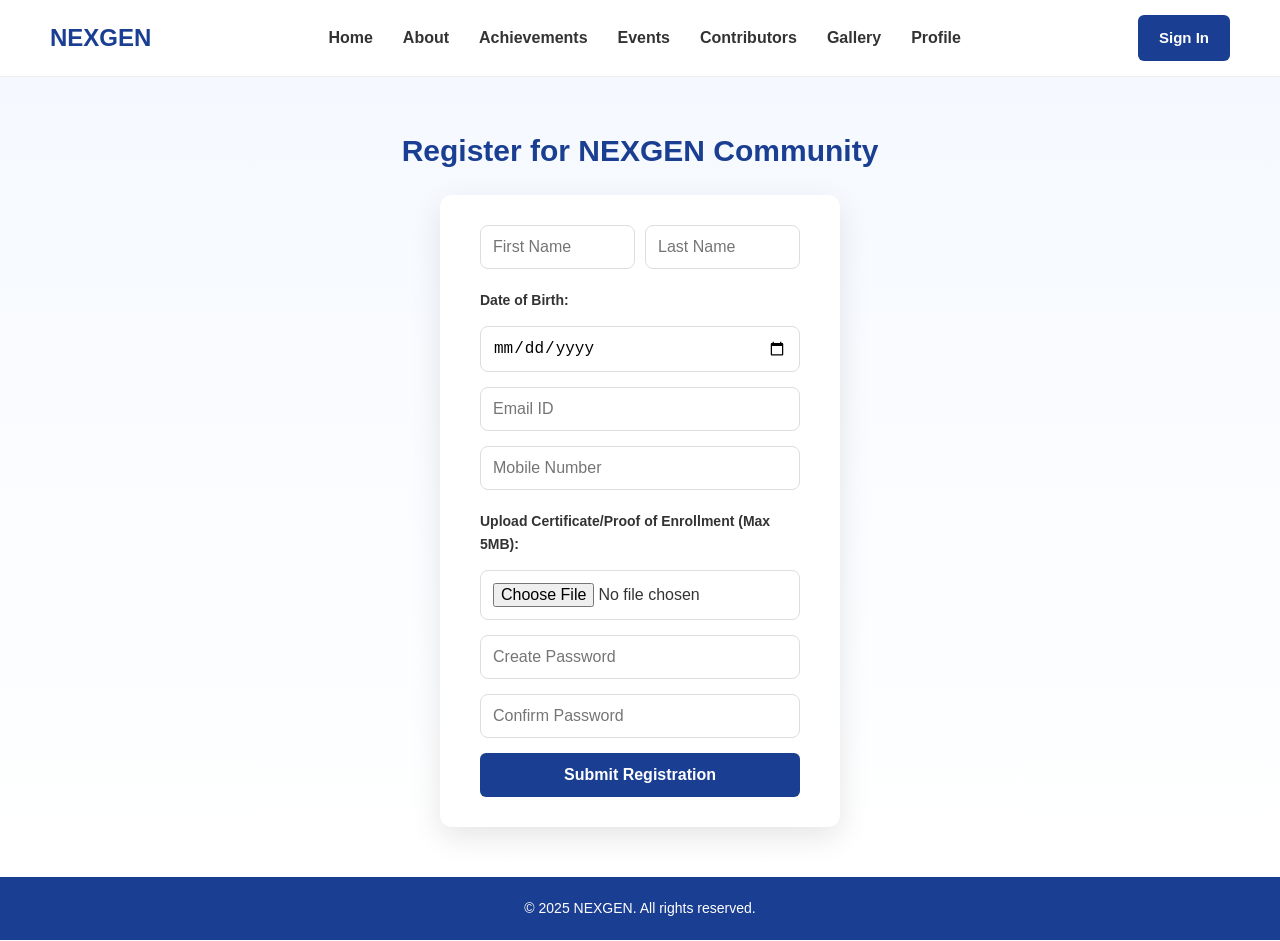
<file: project/register.html>
<!DOCTYPE html>
<html lang="en">
<head>
  <meta charset="UTF-8">
  <title>Register - NEXGEN</title>
  <link rel="stylesheet" href="style.css">
</head>
<body>
  <nav class="navbar">
    <div class="logo">NEXGEN</div>
    <ul class="nav-links">
      <li><a href="index.html">Home</a></li>
      <li><a href="about.html">About</a></li>
      <li><a href="achievements.html">Achievements</a></li>
      <li><a href="events.html">Events</a></li>
      <li><a href="contributors.html">Contributors</a></li>
      <li><a href="gallery.html">Gallery</a></li>
      <li><a href="profile.html">Profile</a></li>
    </ul>
    <a href="login.html" class="btn signin-btn">Sign In</a> 
  </nav>

  <section class="page-content form-section">
    <h1>Register for NEXGEN Community</h1>
    <form onsubmit="handleRegister(event)">
      
      <div class="form-group-inline">
        <input type="text" id="firstName" name="firstName" placeholder="First Name" required>
        <input type="text" id="lastName" name="lastName" placeholder="Last Name" required>
      </div>

      <label for="dob">Date of Birth:</label>
      <input type="date" id="dob" name="dob" required>
      
      <input type="email" id="email" name="email" placeholder="Email ID" required>
      
      <input type="tel" id="mobile" name="mobile" placeholder="Mobile Number" pattern="[0-9]{10}" title="10 digit mobile number" required>
      
      <label for="certificate">Upload Certificate/Proof of Enrollment (Max 5MB):</label>
      <input type="file" id="certificate" name="certificate" accept="image/*, .pdf" required>
      
      <input type="password" id="password" name="password" placeholder="Create Password" required>
      <input type="password" id="confirmPassword" name="confirmPassword" placeholder="Confirm Password" required>

      <button type="submit" class="btn primary register-btn">Submit Registration</button>
    </form>
  </section>

  <script>
    function handleRegister(e) {
      e.preventDefault();
      // In a real application, you would collect the data here and send it to a server.
      alert("Registration form data submitted successfully (dummy action).");
      // Optionally reset the form: e.target.reset();
    }
  </script>
  
  <footer class="footer">
    <p>&copy; 2025 NEXGEN. All rights reserved.</p>
  </footer>
<script src="script.js"></script>

</body>
</html>
</file>
<file: project/style.css>
/* ----------------- General Reset ----------------- */
* {
  margin: 0;
  padding: 0;
  box-sizing: border-box;
}

body {
  font-family: 'Segoe UI', Tahoma, Geneva, Verdana, sans-serif;
  line-height: 1.6;
  background: #fafafa;
  color: #333;
}

a {
  text-decoration: none;
  color: inherit;
}

ul {
  list-style: none;
}

/* ----------------- Variables ----------------- */
:root {
  --primary-color: #1a3e91;
  --secondary-color: #e6f0ff;
  --text-dark: #333;
  --text-light: #555;
}

/* ----------------- Navbar ----------------- */
.navbar {
  display: flex;
  justify-content: space-between;
  align-items: center;
  padding: 15px 50px;
  background: #fff;
  border-bottom: 1px solid #eee;
  position: sticky;
  top: 0;
  z-index: 1000; 
}

.logo {
  font-size: 24px;
  font-weight: 800;
  color: var(--primary-color);
}

.nav-links {
  display: flex;
  gap: 30px;
}

.nav-links li a {
  color: var(--text-dark);
  font-weight: 600;
  padding: 5px 0;
  transition: 0.2s;
  position: relative;
}

.nav-links li a:hover,
.nav-links li a.active {
  color: var(--primary-color);
}

.nav-links li a.active::after {
  content: '';
  position: absolute;
  left: 0;
  bottom: -5px;
  width: 100%;
  height: 3px;
  background: var(--primary-color);
  border-radius: 2px;
}

/* ----------------- Buttons ----------------- */
.btn {
  padding: 10px 20px;
  border-radius: 6px;
  font-size: 15px;
  cursor: pointer;
  display: inline-block;
  transition: 0.3s;
  text-align: center;
  font-weight: 600;
  border: 1px solid transparent;
}

.signin-btn {
  background: var(--primary-color);
  color: #fff;
}

.primary {
  background: var(--primary-color);
  color: #fff;
}

.secondary {
  background: var(--secondary-color);
  color: var(--primary-color);
  border: 1px solid var(--primary-color);
}

.btn:hover {
  opacity: 0.9;
  box-shadow: 0 4px 8px rgba(0, 0, 0, 0.1);
}

/* ----------------- Hero Section (Home Page) ----------------- */
.hero {
  position: relative;
  height: 60vh;
  min-height: 400px;
  overflow: hidden;
}

.slider-container {
  position: absolute;
  top: 0;
  left: 0;
  width: 100%;
  height: 100%;
  overflow: hidden;
}

.slider {
  display: flex;
  height: 100%;
  width: 300%; 
  /* UPDATED: Initial transition duration is set, but JS will control it for seamless loop */
  transition: transform 1s ease-in-out; 
}

.slider img {
  width: calc(100% / 3); 
  height: 100%;
  object-fit: cover;
  filter: brightness(0.5); 
}

.hero-content {
  position: absolute;
  top: 50%;
  left: 50%;
  transform: translate(-50%, -50%);
  z-index: 10;
  text-align: center;
  color: white; /* Changed to white for better visibility over dark filter */
  text-shadow: 0 0 10px rgba(0, 0, 0, 0.9); /* Added text shadow for clarity */
  width: 80%;
}

.hero-content h1 {
  font-size: 48px;
  margin-bottom: 15px;
  line-height: 1.2;
}

.hero-content p {
  font-size: 20px;
  font-weight: 300;
}

/* ----------------- Features Section ----------------- */
.features {
  display: flex;
  justify-content: center;
  gap: 30px;
  padding: 50px 50px;
  background: #fcfcfc;
  flex-wrap: wrap;
}

.feature-card {
  background: #fff;
  padding: 25px;
  border-radius: 12px;
  width: 220px;
  text-align: center;
  box-shadow: 0 4px 15px rgba(0,0,0,0.08);
  transition: transform 0.3s, box-shadow 0.3s;
}

.feature-card:hover {
  transform: translateY(-8px);
  box-shadow: 0 8px 25px rgba(0,0,0,0.1);
}

.feature-card img {
  width: 50px;
  height: 50px;
  object-fit: contain;
  margin-bottom: 15px;
}

.feature-card h3 {
  color: var(--primary-color);
  font-size: 18px;
  font-weight: 700;
}

/* ----------------- About Section (Shared Style) ----------------- */
.about {
  display: flex;
  gap: 40px;
  padding: 80px 50px;
  background: #fff;
  flex-wrap: wrap;
}

.about-left {
  flex: 2;
  min-width: 300px;
}

.about-left h2 {
  color: var(--primary-color);
  font-size: 32px;
  margin-bottom: 20px;
}

.about-left p {
  line-height: 1.8;
  margin-bottom: 20px;
  color: var(--text-light);
}

.figures {
  display: flex;
  gap: 40px;
  margin-top: 30px;
}

.figures div h3 {
  color: var(--primary-color);
  font-size: 28px;
  font-weight: 700;
  margin-bottom: 5px;
}

.figures div p {
  font-size: 16px;
  color: var(--text-light);
}

.about-right {
  flex: 1;
  min-width: 250px;
  display: flex;
  flex-direction: column;
  align-items: flex-start; 
  background: var(--secondary-color); 
  padding: 30px;
  border-radius: 12px;
}

.about-right img {
  width: 100%;
  max-width: 300px; 
  height: auto;
  margin-bottom: 20px;
  border-radius: 10px;
  object-fit: cover;
  align-self: center; 
}

.about-right h3 {
  color: var(--primary-color);
  font-size: 24px;
  margin-bottom: 15px;
  align-self: flex-start;
}

.about-right ul {
  padding-left: 0;
  list-style: disc; 
  margin-left: 20px;
}

.about-right ul li {
  margin-bottom: 8px;
  color: var(--text-dark);
}

/* ----------------- About Page Specific Sections ----------------- */
.mission-vision {
  display: flex;
  justify-content: space-between;
  padding: 60px 50px;
  gap: 40px;
  background: #fff;
  flex-wrap: wrap;
}

.mission, .vision {
  flex: 1;
  min-width: 280px;
  background: var(--secondary-color);
  padding: 30px;
  border-radius: 12px;
  box-shadow: 0 4px 10px rgba(0, 0, 0, 0.05);
}

.mission h3, .vision h3 {
  color: var(--primary-color);
  font-size: 24px;
  margin-bottom: 15px;
}

.core-values {
  padding: 80px 50px;
  text-align: center;
  background: #f5f9ff;
}

.core-values h2 {
  color: var(--primary-color);
  font-size: 32px;
  margin-bottom: 40px;
}

.values-grid {
  display: flex;
  flex-wrap: wrap;
  justify-content: center;
  gap: 30px;
}

.value-card {
  background: #fff;
  padding: 25px;
  border-radius: 12px;
  width: 220px;
  text-align: center;
  box-shadow: 0 4px 15px rgba(0,0,0,0.08);
  transition: transform 0.3s;
}

.value-card:hover {
  transform: translateY(-5px);
}

.value-card h4 {
  color: var(--primary-color);
  font-size: 18px;
  margin-bottom: 10px;
}

/* ----------------- Awards Section (Home Page) ----------------- */
.awards {
  padding: 60px 50px;
  background: #f5f9ff;
}

.awards h2 {
  color: var(--primary-color);
  text-align: center;
  font-size: 32px;
  margin-bottom: 30px;
}

.award-slider-container {
  overflow-x: auto;
  white-space: nowrap;
  padding-bottom: 20px;
}

/* Hide scrollbar for aesthetics */
.award-slider-container::-webkit-scrollbar {
  display: none;
}
.award-slider-container {
  -ms-overflow-style: none;  
  scrollbar-width: none;  
}

.award-slider {
  display: flex;
  gap: 30px;
}

.award-card {
  display: inline-block;
  min-width: 250px; 
  background: #fff;
  padding: 20px;
  border-radius: 10px;
  text-align: center;
  box-shadow: 0 4px 12px rgba(0,0,0,0.08);
  transition: transform 0.2s ease;
  white-space: normal; 
}

.award-card:hover {
  transform: scale(1.03);
}

.winner-photo {
  width: 90px;
  height: 90px;
  border-radius: 50%;
  object-fit: cover;
  margin-bottom: 10px;
  border: 4px solid var(--primary-color);
}

.winner-details h3 {
  font-size: 18px;
  color: var(--primary-color);
  margin-bottom: 5px;
}

.winner-details span {
  display: block;
  font-size: 14px;
  color: var(--text-light);
}

/* ----------------- Join Section ----------------- */
.join {
  text-align: center;
  padding: 80px 50px;
  background: #fff;
}

.join h2 {
  color: var(--primary-color);
  font-size: 32px;
  margin-bottom: 15px;
}

.join p {
  font-size: 18px;
  margin-bottom: 30px;
  color: var(--text-light);
}


/* ----------------- Page Headers (Achievements, Events, Contributors) ----------------- */
.achievements-header, .events-header, .contributors-header {
  padding: 60px 50px;
  text-align: center;
  background: var(--secondary-color);
  border-bottom: 1px solid #ddd;
}

.achievements-header h1, .events-header h1, .contributors-header h1 {
  color: var(--primary-color);
  font-size: 40px;
  margin-bottom: 10px;
}

.achievements-header p, .events-header p, .contributors-header p {
  font-size: 18px;
  color: var(--text-light);
}

/* ----------------- Achievements Section ----------------- */
.page-content {
  padding: 50px 50px;
}

.filter-bar {
  display: flex;
  justify-content: center;
  gap: 15px;
  margin-bottom: 30px;
  flex-wrap: wrap;
}

.filter-btn {
  padding: 10px 20px;
  border: 1px solid var(--primary-color);
  border-radius: 6px;
  background: #fff;
  color: var(--primary-color);
  cursor: pointer;
  transition: 0.3s;
}

.filter-btn:hover,
.filter-btn.active-filter {
  background: var(--primary-color);
  color: #fff;
}

.achievement-grid {
  display: grid;
  grid-template-columns: repeat(auto-fit, minmax(280px, 1fr));
  gap: 50px;
}

.achievement-card {
  background: #fff;
  border-radius: 20px;
  box-shadow: 0 4px 15px rgba(0,0,0,0.08);
  overflow: hidden;
  text-align: left;
}

.card-photo img {
  width: 100%;
  height: 450px;
  object-fit: cover;
}

.card-details {
  padding: 20px;
}

.award-type {
  display: block;
  font-size: 12px;
  font-weight: 600;
  color: #555;
  margin-bottom: 5px;
}

.card-details h2 {
  color: var(--primary-color);
  font-size: 22px;
  margin-bottom: 8px;
}

.winner-name {
  font-weight: bold;
  color: var(--text-dark);
  margin-bottom: 15px;
}

/* ----------------- Events Section ----------------- */
.events-section .section-title {
  color: var(--primary-color);
  font-size: 30px;
  margin: 30px 0 20px 0;
  border-bottom: 2px solid var(--secondary-color);
  padding-bottom: 10px;
}

.event-card {
  background: #fff;
  border-radius: 12px;
  box-shadow: 0 4px 15px rgba(0,0,0,0.08);
  overflow: hidden;
  transition: transform 0.3s, box-shadow 0.3s;
}

.event-image {
  width: 100%;
  height: 180px;
  object-fit: cover;
}

.event-info {
  padding: 20px;
}

.event-date {
  display: block;
  font-weight: bold;
  color: #c0392b; 
  margin-bottom: 8px;
  font-size: 14px;
}

.event-card h3 {
  color: var(--primary-color);
  font-size: 20px;
  margin-bottom: 8px;
}

.event-meta {
  font-size: 14px;
  color: var(--text-light);
  margin-bottom: 10px;
}

.past-events-title {
  margin-top: 50px;
}

/* ----------------- Contributors Section ----------------- */
.contributors-section {
  padding: 50px 50px;
}

.section-title {
  color: var(--primary-color);
  font-size: 28px;
  margin: 40px 0 20px 0;
  text-align: center;
}

.profile-grid {
  display: flex;
  flex-wrap: wrap;
  justify-content: center;
  gap: 30px;
}

.profile-card {
  background: #fff;
  padding: 20px;
  border-radius: 12px;
  width: 280px;
  text-align: center;
  box-shadow: 0 4px 15px rgba(0,0,0,0.08);
  position: relative;
}

.profile-photo-container {
  position: relative;
  display: inline-block;
  margin-bottom: 15px;
}

.profile-photo {
  width: 100px;
  height: 100px;
  border-radius: 50%;
  object-fit: cover;
  border: 4px solid var(--secondary-color);
}

.role-badge {
  position: absolute;
  bottom: 0;
  right: -10px;
  padding: 4px 10px;
  border-radius: 15px;
  font-size: 11px;
  font-weight: 700;
  white-space: nowrap;
}

.primary-role {
  background: var(--primary-color);
  color: #fff;
}

.secondary-role {
  background: #f1c40f; 
  color: var(--text-dark);
}

.profile-details h3 {
  color: var(--primary-color);
  font-size: 20px;
  margin-bottom: 5px;
}

.expertise {
  font-size: 14px;
  color: var(--text-light);
  margin-bottom: 10px;
}

.bio {
  font-size: 14px;
  line-height: 1.5;
  margin-bottom: 15px;
}

.social-link {
  color: var(--primary-color);
  font-weight: 600;
  display: block;
}
/* --- Employee Directory Section --- */
.employee-directory {
    padding: 40px 20px;
    max-width: 1200px; /* Limits the width for better readability */
    margin: 0 auto; /* Centers the directory on the page */
}

.employee-directory h2 {
    text-align: center;
    color: #003366;
    margin-bottom: 30px;
}

/* --- Directory Grid Layout (The core for multiple employees) --- */
.directory-grid {
    display: grid;
    /* Creates a responsive grid: minimum width of 300px per card, fills available space */
    grid-template-columns: repeat(auto-fill, minmax(300px, 1fr));
    gap: 30px; /* Space between the cards */
}

/* --- Individual Employee Card Styling --- */
.employee-card {
    background: white;
    border-radius: 8px;
    box-shadow: 0 4px 8px rgba(0,0,0,0.1);
    padding: 20px;
    text-align: center;
    transition: transform 0.2s; /* Smooth hover effect */
}

.employee-card:hover {
    transform: translateY(-5px); /* Lift effect on hover */
    box-shadow: 0 8px 16px rgba(0,0,0,0.2);
}

.profile-photo {
    width: 100px;
    height: 100px;
    border-radius: 50%;
    object-fit: cover;
    margin-bottom: 15px;
    background-color: #eee;
}

.employee-card h3 {
    margin: 10px 0 5px;
    color: #003366;
}

.employee-card p {
    margin: 0;
    color: #666;
    font-size: 0.9em;
}

.employee-card .designation {
    font-weight: bold;
    color: #ff6600;
    margin-bottom: 5px;
}

/* --- Stats Grid (inside the card) --- */
.employee-card .stats {
    margin-top: 15px;
    padding-top: 15px;
    border-top: 1px solid #eee;
    display: flex;
    justify-content: space-around;
    font-size: 0.8em;
}

.stats div {
    padding: 5px;
    flex-grow: 1;
}

.stats h4 {
    margin: 0;
    font-size: 1.2em;
    color: #003366;
}

.stats p {
    margin: 0;
    font-size: 0.7em;
    text-transform: uppercase;
}
/* Responsive adjustment for Profile Page */
@media screen and (max-width: 768px) {
    .profile-header-card {
        flex-direction: column;
        text-align: center;
        padding: 30px 20px;
    }
    .profile-info {
        text-align: center;
    }
    .social-links {
        justify-content: center;
    }
    .stats-grid {
        justify-content: space-between;
        gap: 15px;
    }
    .stats-grid div {
        text-align: center;
    }
    .profile-details-card {
        padding: 30px 20px;
    }
}

/* ----------------- Forms (Login/Register) ----------------- */
.login-container, .form-section {
  display: flex;
  flex-direction: column; /* Changed to column to stack the heading and form */
  justify-content: center;
  align-items: center;
  min-height: 80vh;
  padding: 50px 20px;
  background: linear-gradient(to bottom, #f5f9ff, #ffffff);
}

.login-card, .form-section form {
  background: #fff;
  padding: 30px 40px;
  border-radius: 12px;
  box-shadow: 0 10px 30px rgba(0,0,0,0.1);
  max-width: 400px;
  width: 100%;
}

.login-header {
  text-align: center;
  margin-bottom: 30px;
}

.login-header h1, .form-section h1 {
  color: var(--primary-color);
  font-size: 30px;
  margin-bottom: 20px; /* Space added below the main heading */
  text-align: center;
}

.login-header p {
  color: var(--text-light);
}

.login-container form, .form-section form {
  display: flex;
  flex-direction: column;
  gap: 15px;
}

.login-container input, .form-section input {
  padding: 12px;
  border: 1px solid #ddd;
  border-radius: 8px;
  font-size: 16px;
}

.login-options {
  display: flex;
  justify-content: space-between;
  align-items: center;
  font-size: 14px;
  margin-bottom: 10px;
}

.remember-me {
  color: var(--text-light);
}

.forgot-link {
  color: var(--primary-color);
  font-weight: 600;
}

.login-btn, .register-btn {
  padding: 12px;
  font-size: 16px;
  font-weight: 700;
}

.register-cta {
  text-align: center;
  margin-top: 25px;
  padding-top: 15px;
  border-top: 1px solid #eee;
}

.register-cta p {
  margin-bottom: 10px;
}

.register-cta .btn.secondary {
  padding: 10px 20px;
}

/* Register Specific Styles - FIX for inline inputs */
.form-group-inline {
  display: flex;
  gap: 10px;
  width: 100%; /* Ensure it uses full form width */
}

.form-group-inline input {
  flex: 1; /* FIX: Makes both inputs equal width and contained */
  min-width: 0;
}

.form-section label {
  font-size: 14px;
  color: var(--text-dark);
  margin-top: 5px;
  font-weight: 600;
}


/* ----------------- Footer ----------------- */
.footer {
  text-align: center;
  padding: 20px 50px;
  background: var(--primary-color);
  color: #fff;
  font-size: 14px;
}
/* --- Gallery Specific Styles --- */

.gallery-section {
    padding: 50px;
}

.gallery-section .section-title {
    color: var(--primary-color);
    font-size: 30px;
    margin: 40px 0 20px 0;
    text-align: left;
    border-bottom: 2px solid var(--secondary-color);
    padding-bottom: 5px;
}

.image-grid {
    display: grid;
    /* Create a responsive grid with minimum card width of 280px */
    grid-template-columns: repeat(auto-fit, minmax(280px, 1fr));
    gap: 20px;
    margin-bottom: 40px;
}

.gallery-card {
    position: relative;
    overflow: hidden;
    border-radius: 8px;
    box-shadow: 0 4px 10px rgba(0, 0, 0, 0.1);
    transition: transform 0.3s ease;
}

.gallery-card:hover {
    transform: translateY(-5px);
    box-shadow: 0 8px 20px rgba(0, 0, 0, 0.15);
}

.gallery-image {
    width: 100%;
    height: 250px;
    object-fit: cover;
    transition: transform 0.5s;
}

.gallery-card:hover .gallery-image {
    transform: scale(1.05);
}

.image-overlay {
    position: absolute;
    bottom: 0;
    left: 0;
    width: 100%;
    background: rgba(0, 0, 0, 0.6);
    color: #fff;
    padding: 10px;
    font-size: 16px;
    font-weight: 600;
    opacity: 0;
    transition: opacity 0.3s;
}

.gallery-card:hover .image-overlay {
    opacity: 1;
}

/* Responsive adjustment */
@media screen and (max-width: 768px) {
    .gallery-section {
        padding: 30px 20px;
    }
    .image-grid {
        gap: 15px;
    }
    .gallery-image {
        height: 200px;
    }
}

/* ----------------- Responsive ----------------- */
@media screen and (max-width: 1024px) {
  .hero-content h1 {
    font-size: 38px;
  }
}

@media screen and (max-width: 768px) {
  .navbar {
    padding: 15px 20px;
  }

  .nav-links {
    display: none; 
  }

  .hero {
    height: 50vh;
  }

  .hero-content h1 {
    font-size: 32px;
  }
  .hero-content p {
    font-size: 16px;
  }

  .features {
    padding: 30px 20px;
    gap: 15px;
  }

  .feature-card {
    width: 150px;
    padding: 15px;
  }

  .about, .mission-vision, .core-values, .awards, .join, .page-content, .achievements-header, .events-header, .contributors-header {
    padding: 40px 20px;
  }

  .about {
    flex-direction: column;
  }
  .about-right {
    min-width: 100%;
  }

  .award-slider-container {
    padding-bottom: 10px;
  }
  
  .event-grid {
    grid-template-columns: 1fr;
  }

  .filter-bar {
    justify-content: flex-start;
    overflow-x: auto;
    white-space: nowrap;
    padding-bottom: 10px;
  }
  
  .filter-bar::-webkit-scrollbar {
    display: none;
  }
}

@media screen and (max-width: 480px) {
  .logo {
    font-size: 20px;
  }
  .signin-btn {
    padding: 6px 12px;
  }
  .hero-content h1 {
    font-size: 24px;
  }
  .form-group-inline {
    flex-direction: column;
    gap: 0;
  }
  .form-group-inline input {
    margin-bottom: 15px;
  }
}
</file>
